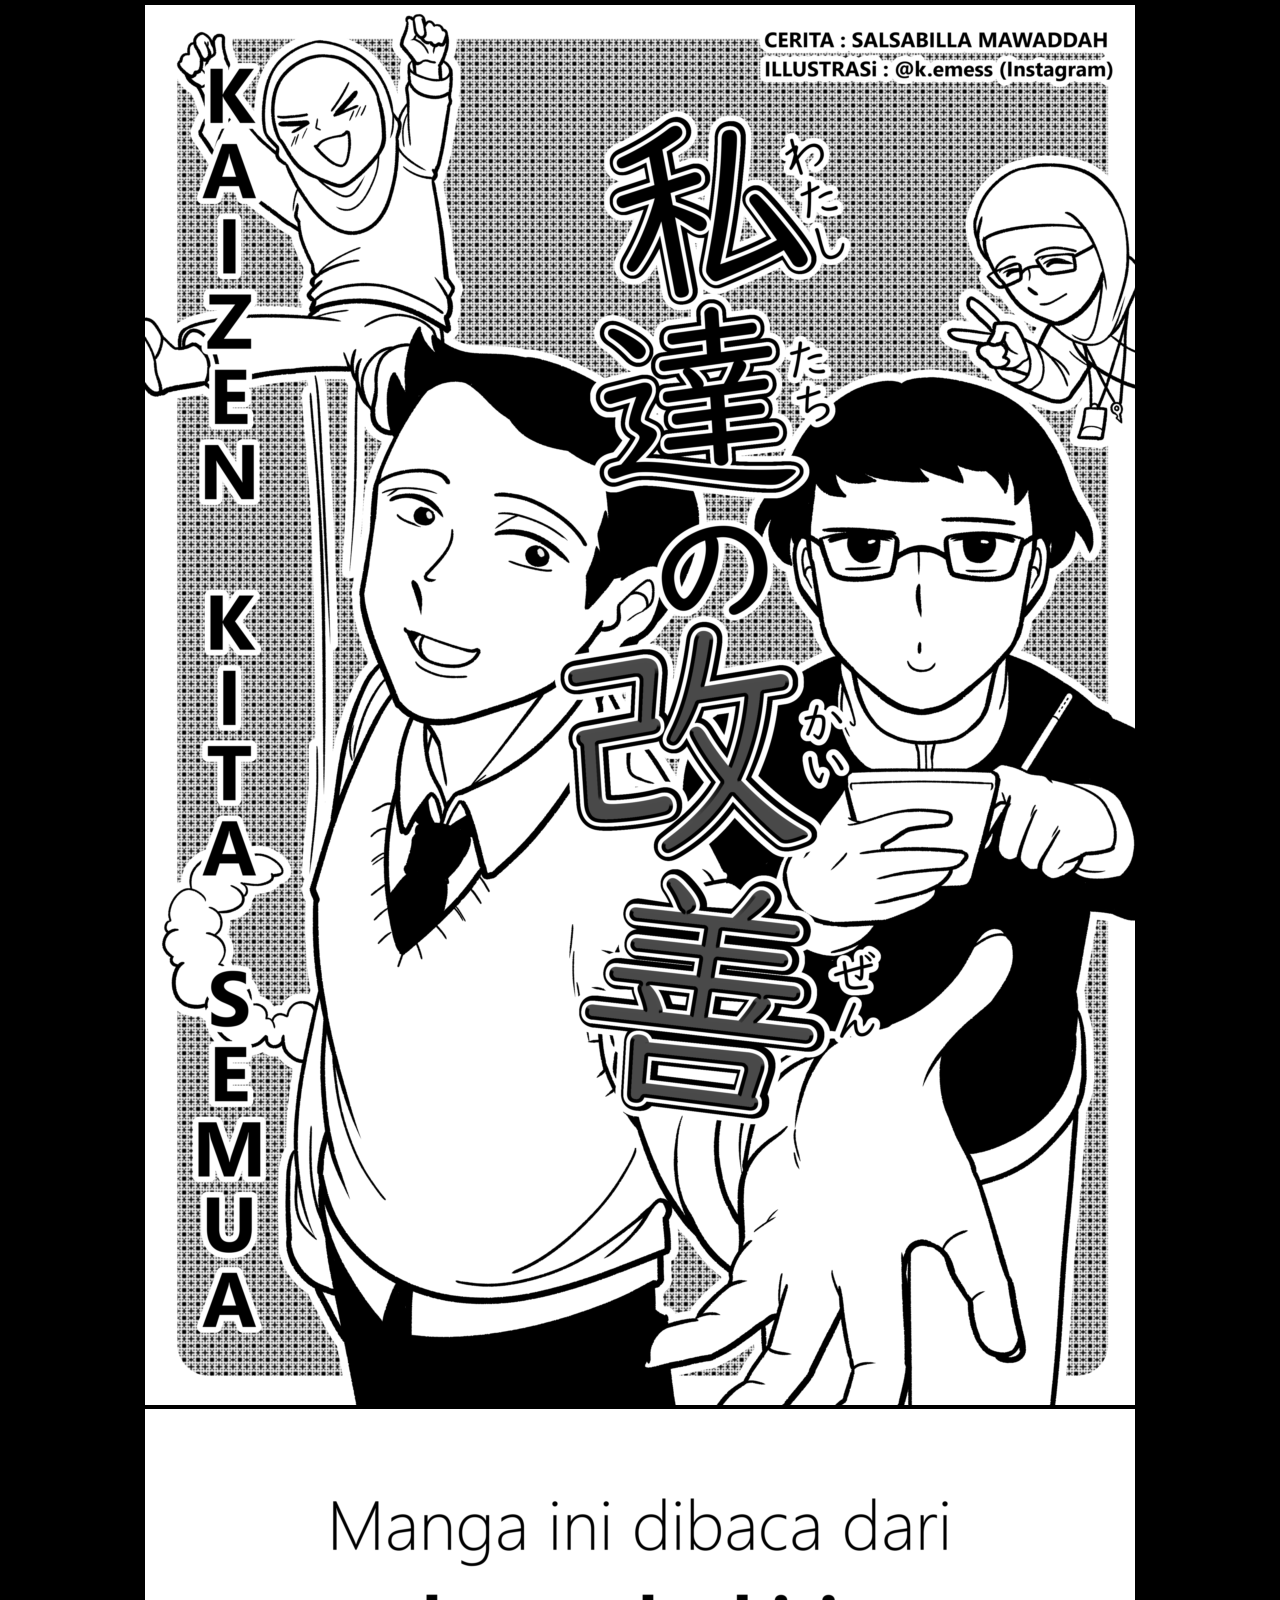
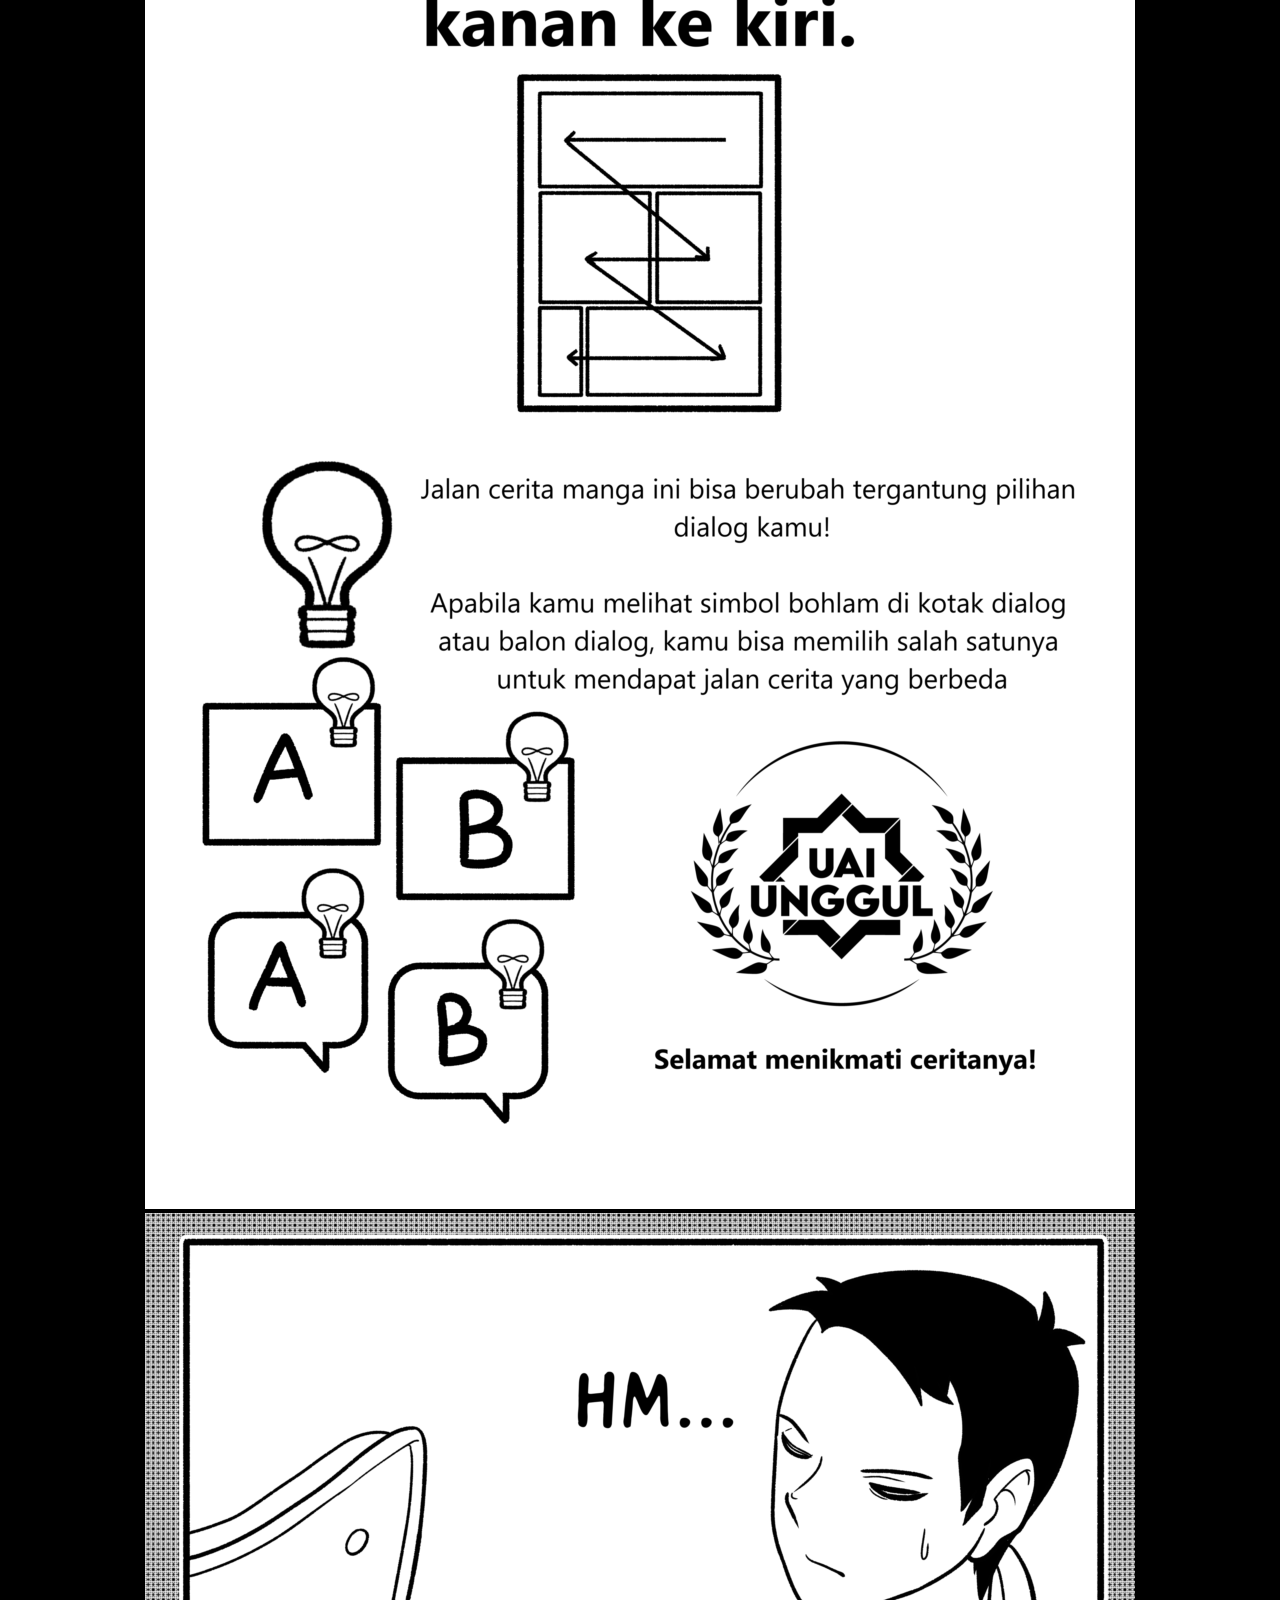
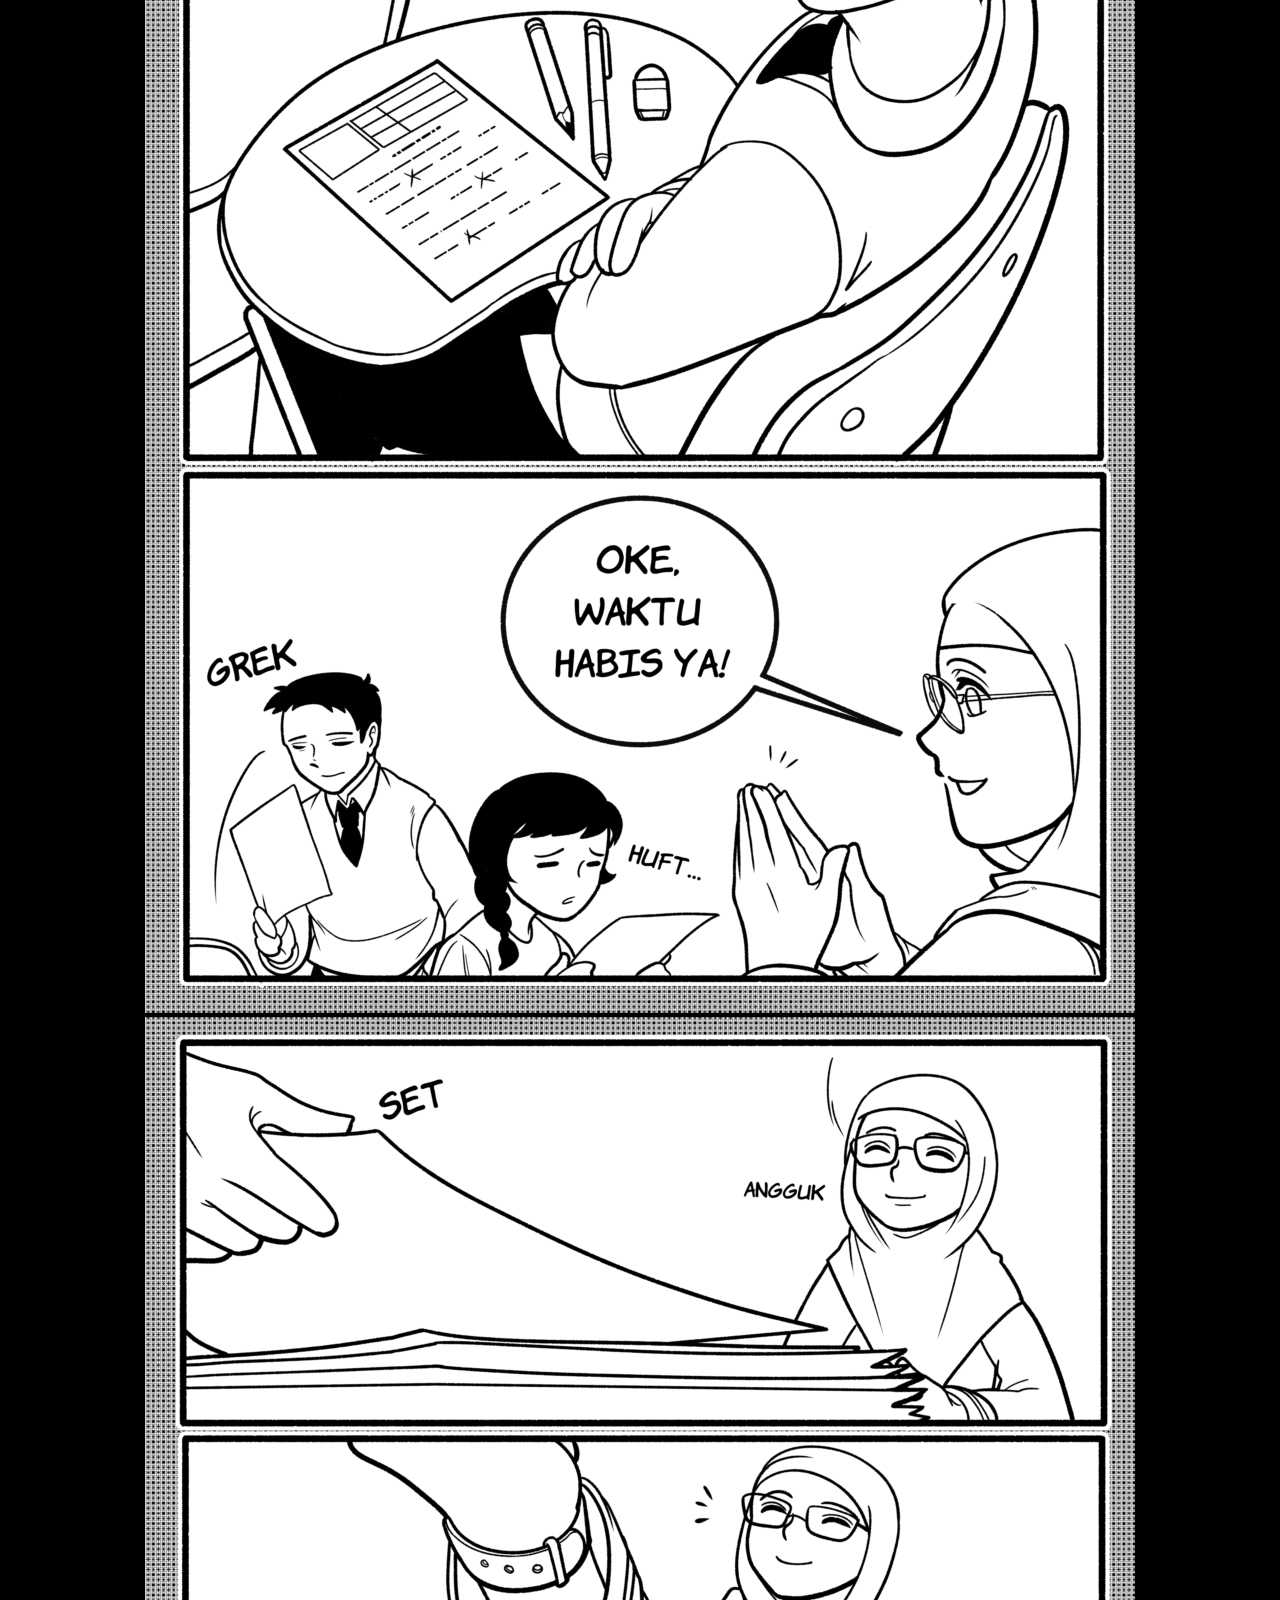
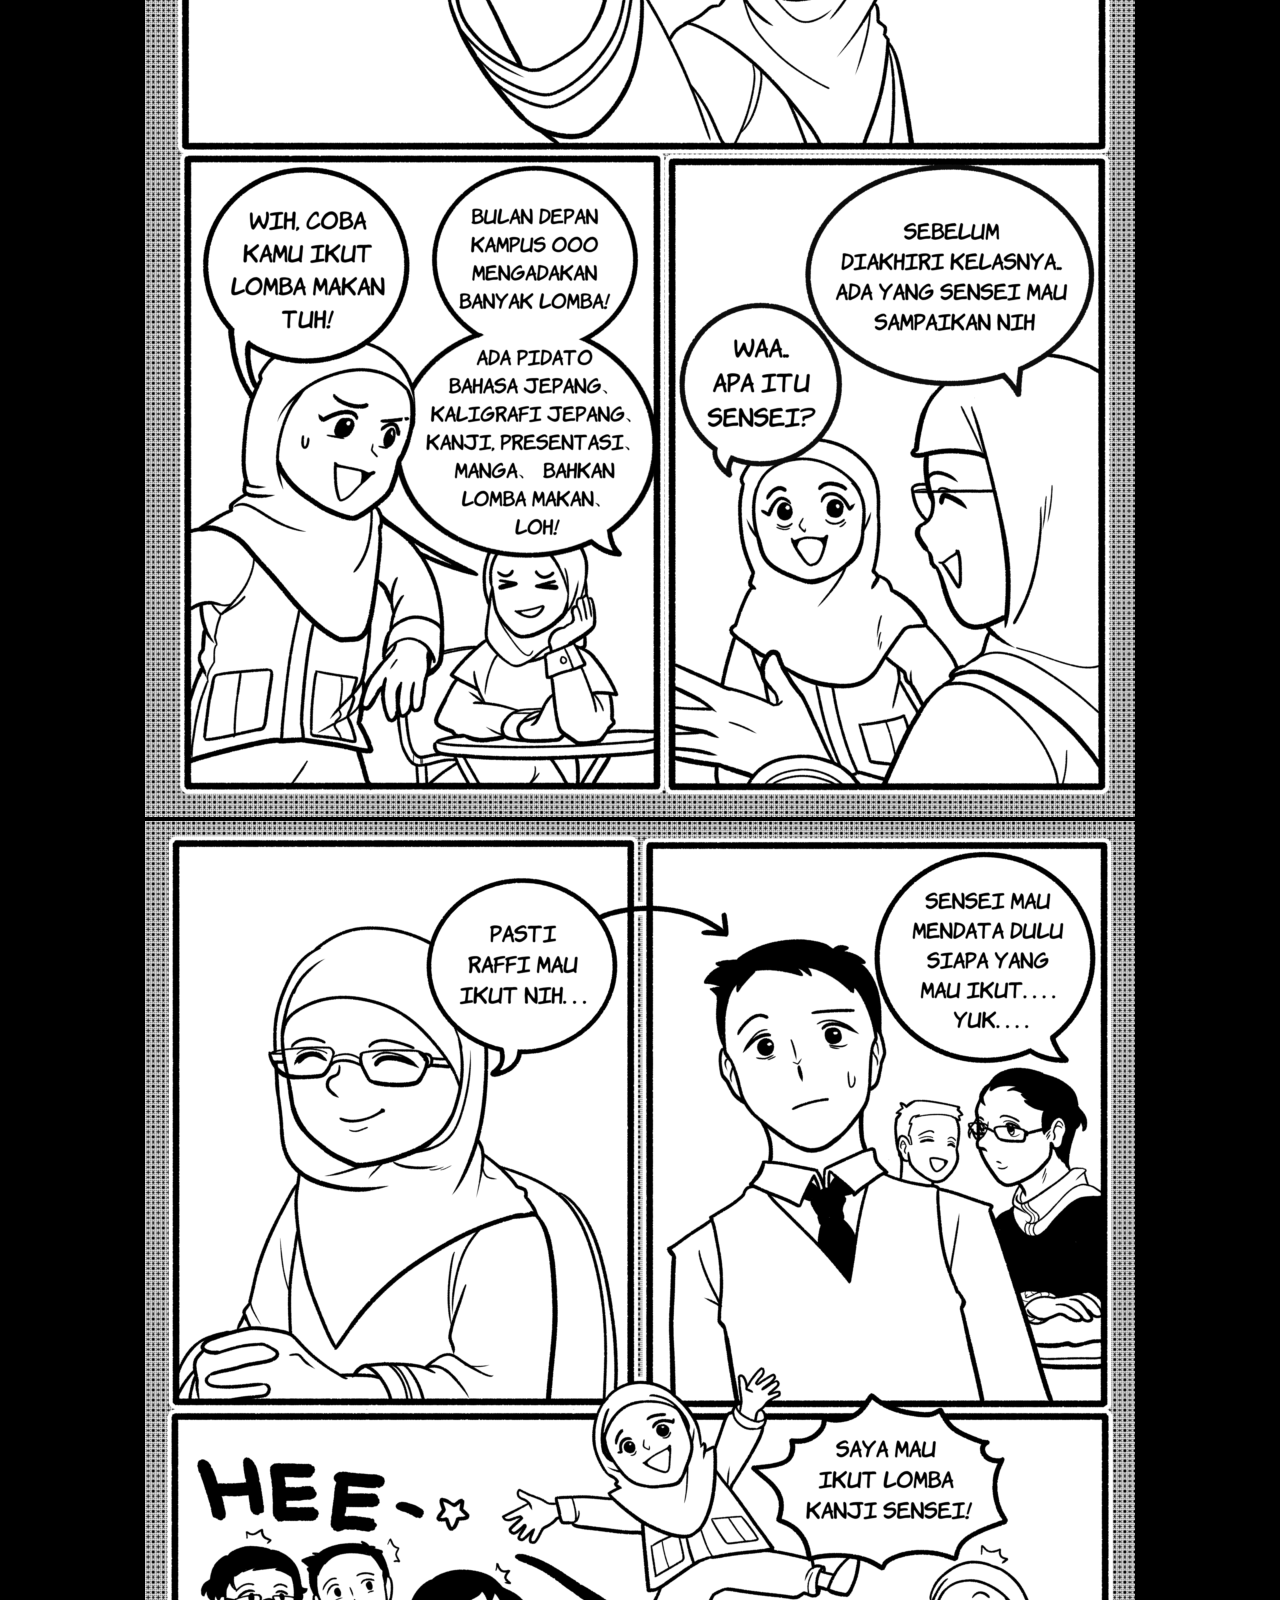
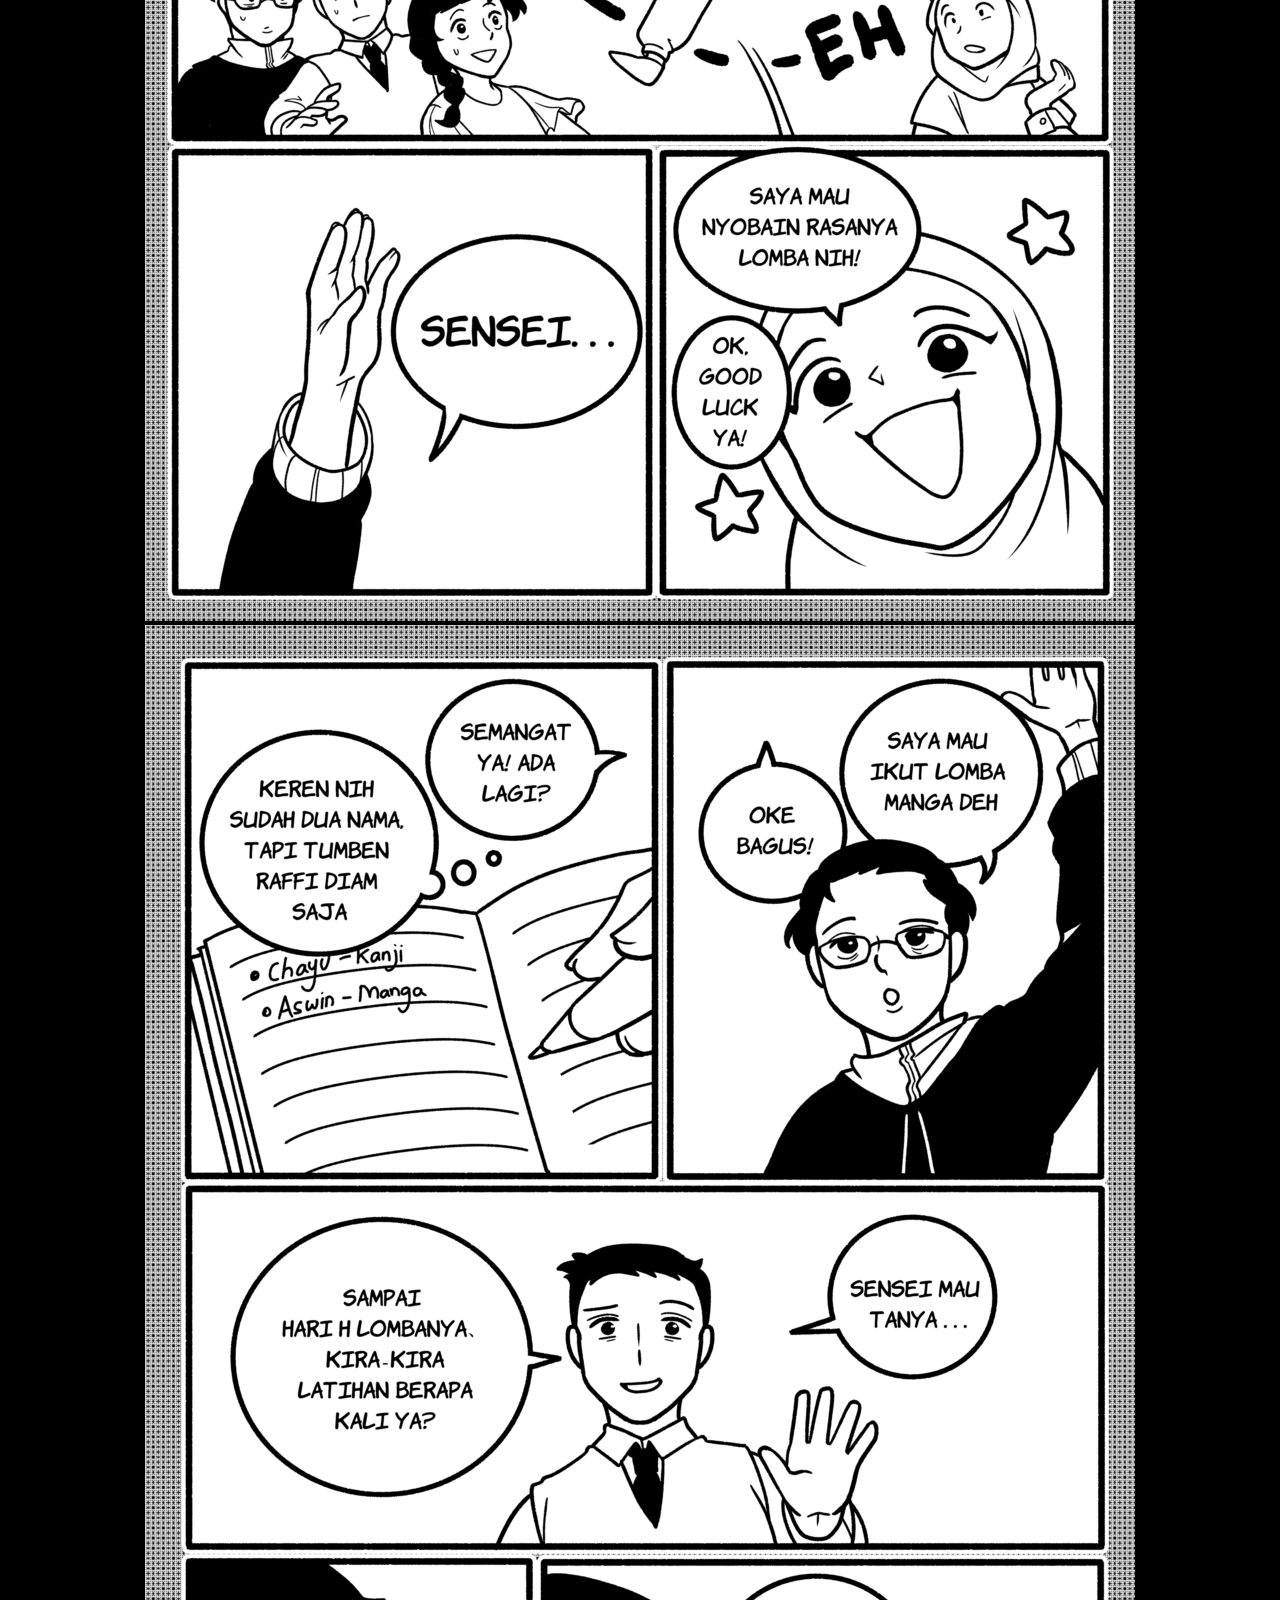
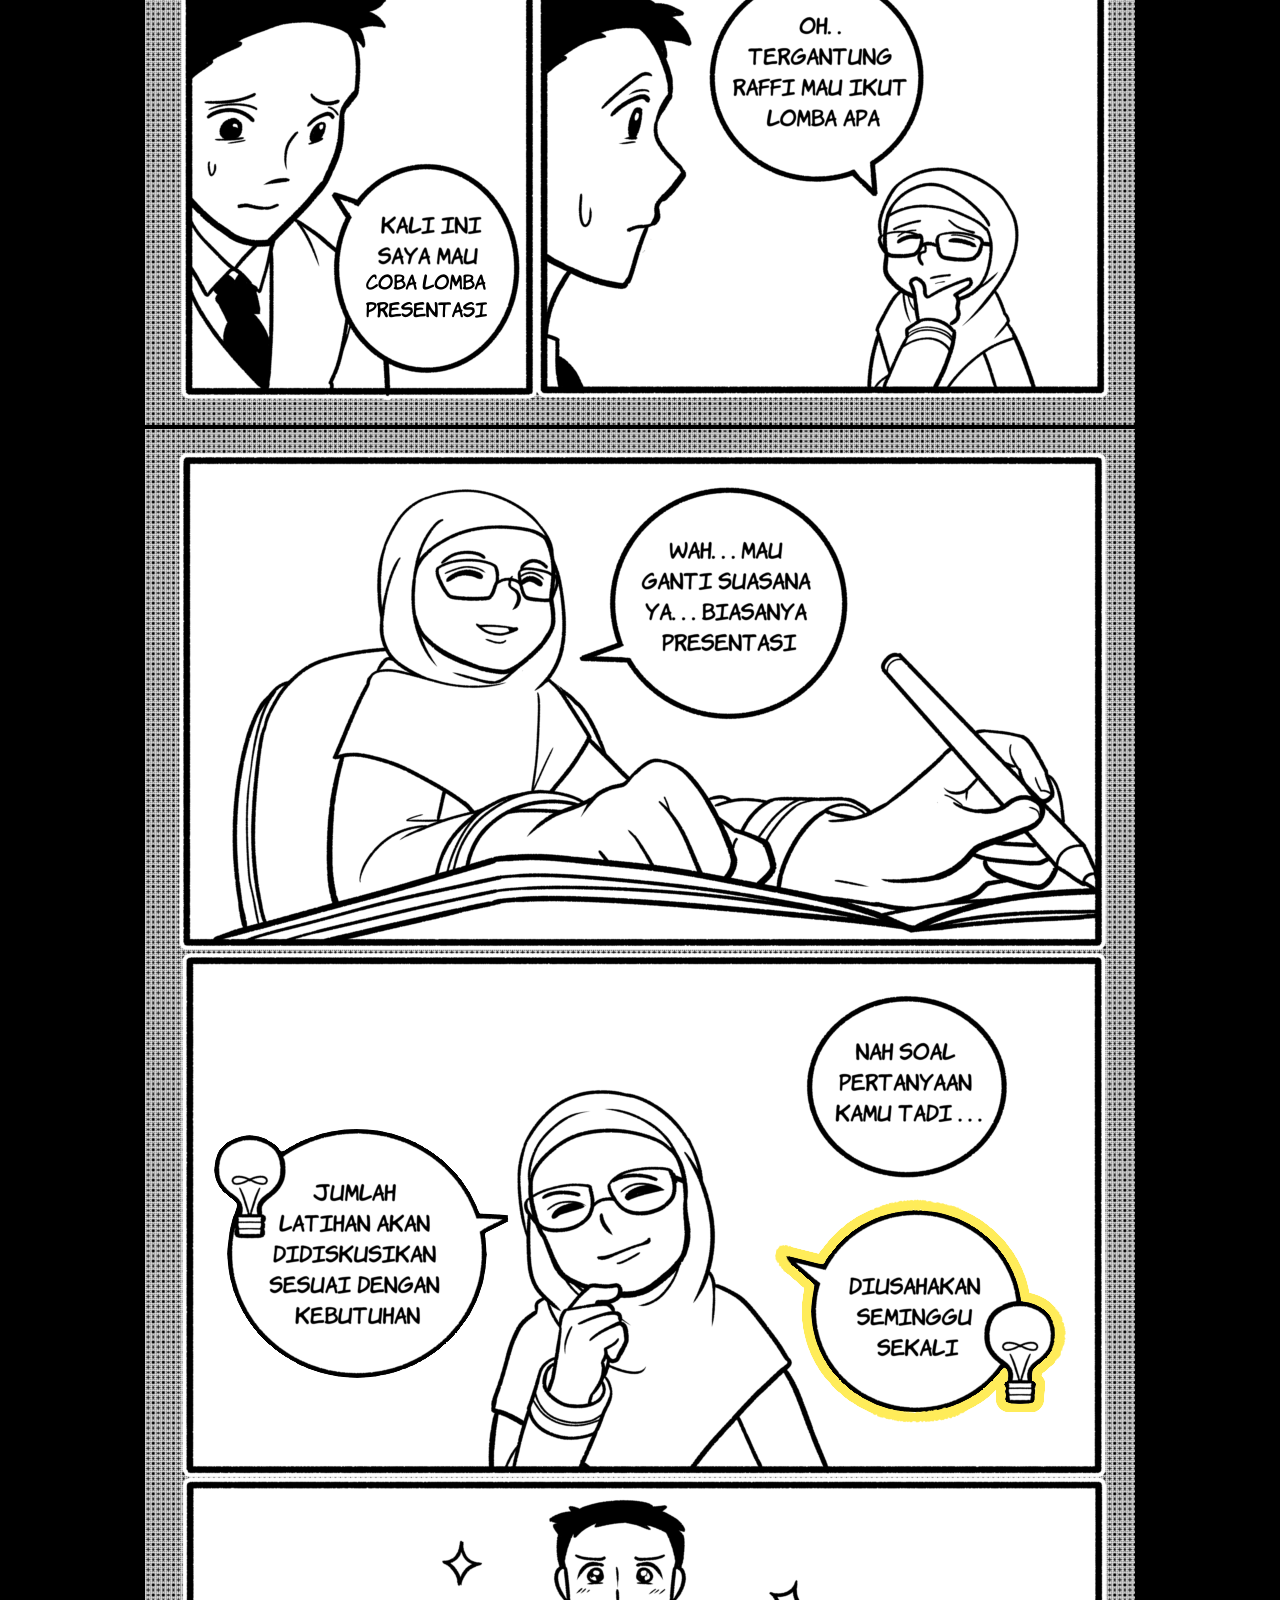
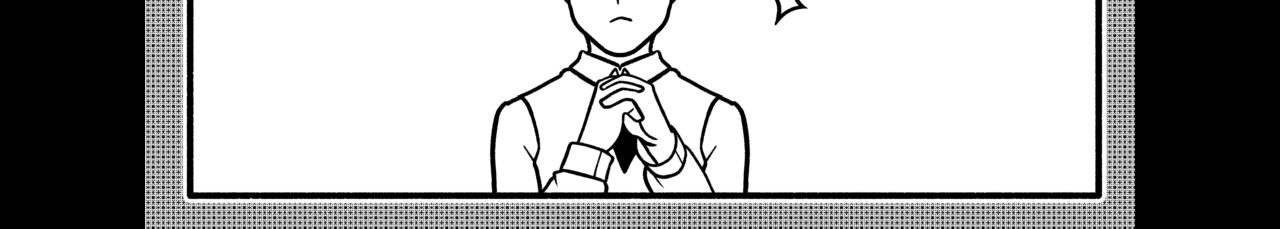
<file: index.html>
<!DOCTYPE html>
<html>
<head>
    <meta charset="UTF-8">
    <title>Watashitachi no Kaizen</title>
    <link rel="stylesheet" href="css/style.css">
</head>
<body>
    <div class="wrapper">
        <div div="cover">
            <img src="css/cover.png">
        </div>
        <div id="cover2">
            <img src="css/cover2.png">
        </div>
        <div id="halaman1">
            <img src="css/1.png">
        </div>
        <div id="halaman2">
            <img src="css/2.png">
        </div>
        <div id="halaman3">
            <img src="css/3.png">
        </div>
        <div id="halaman4">
            <img src="css/4.png">
        </div>
        <div id="halaman5">
            <img src="css/5.png">
            <div id="halaman5a">
                <a href="index2.html">
                    <img src="css/5a.png">
                </a>
            </div>
            <div id="halaman5b">
                <a href="indexfail.html">
                    <img src="css/5b.png">
                </a>
            </div>
        </div>
    </div>
</body>
</html>
</file>
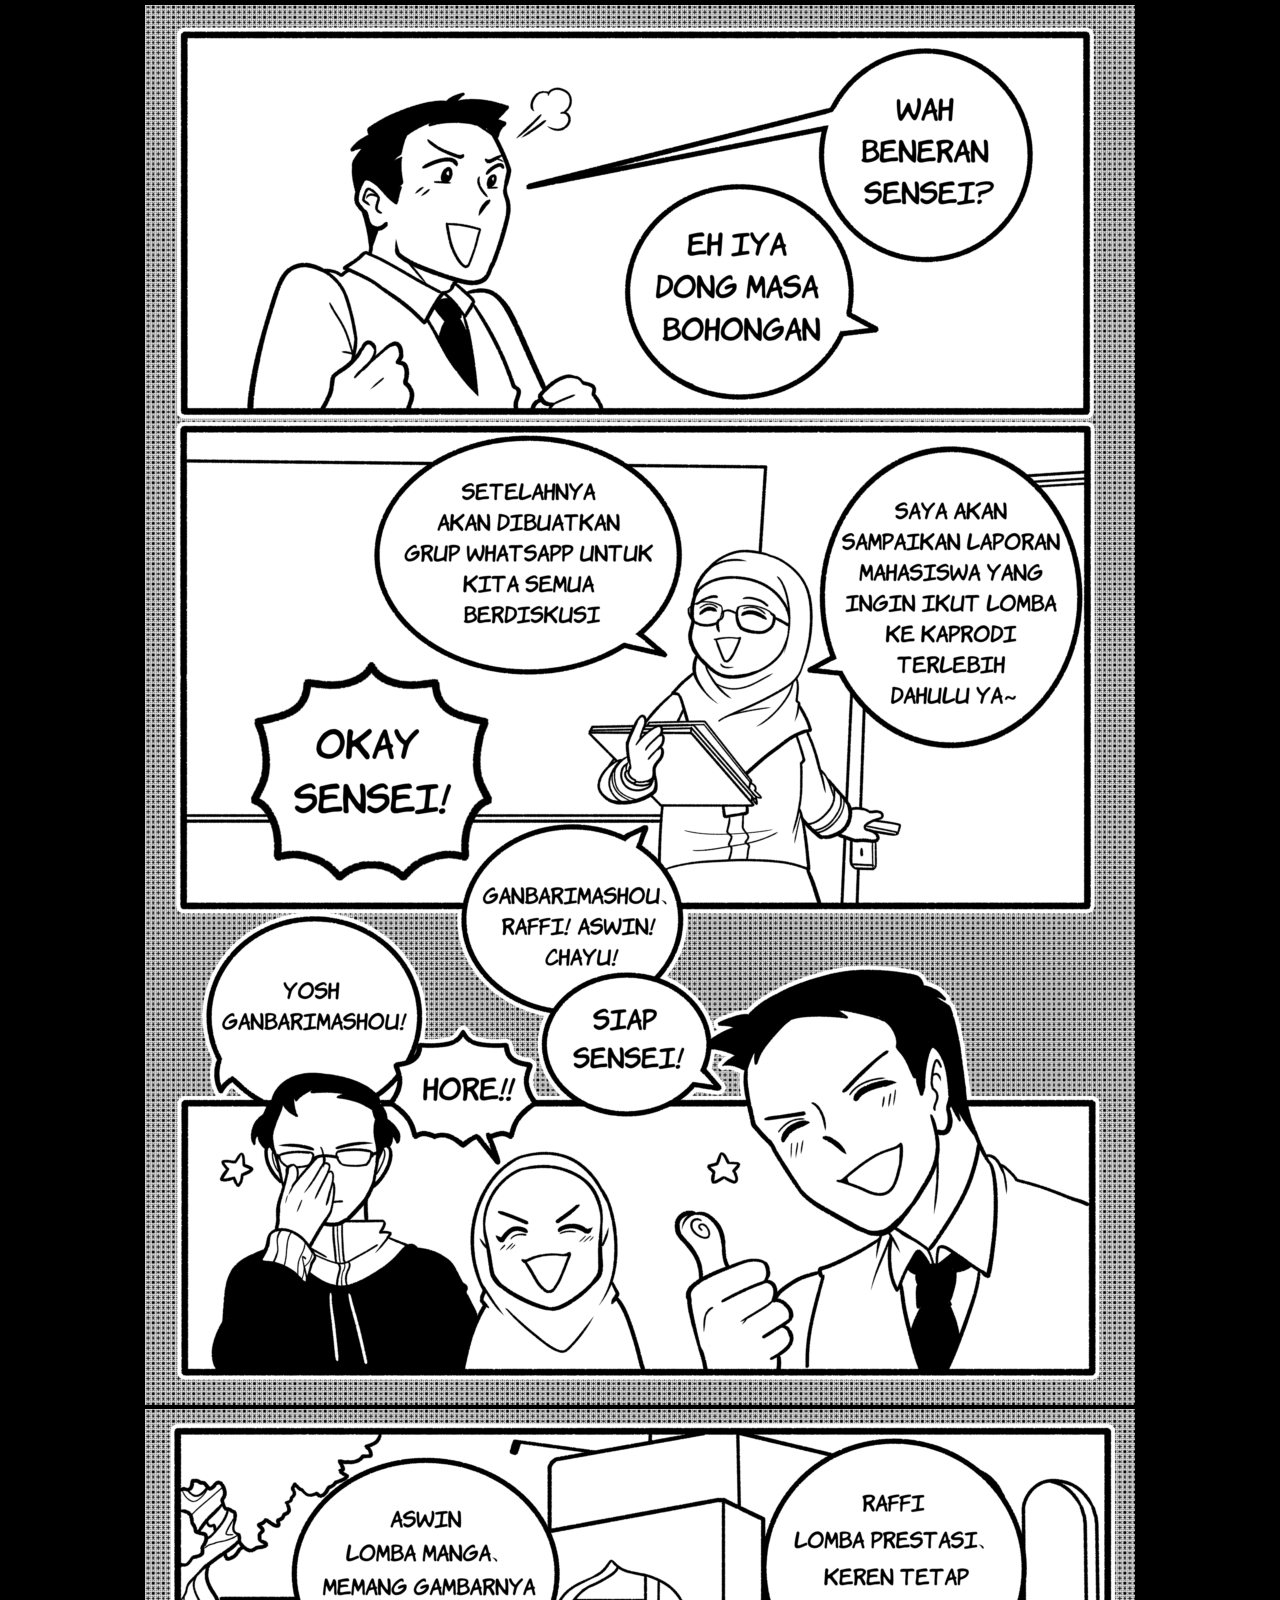
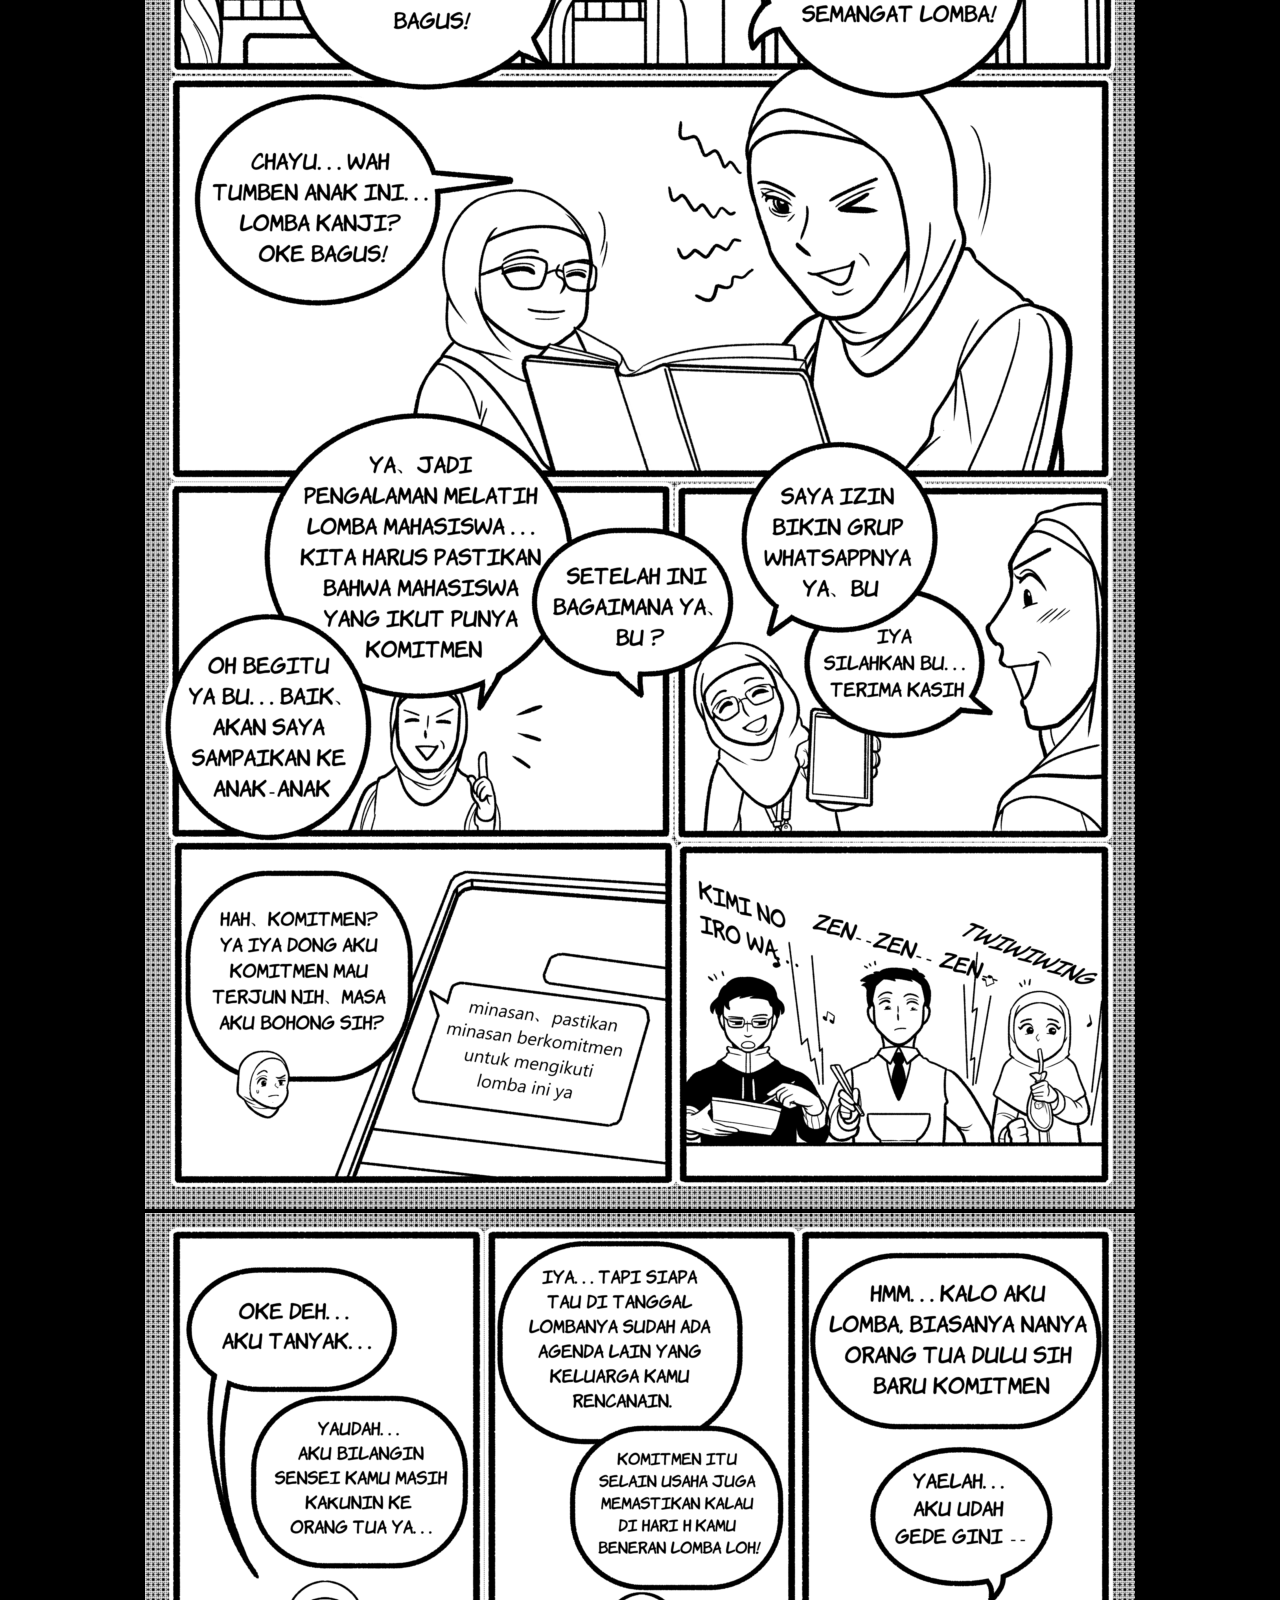
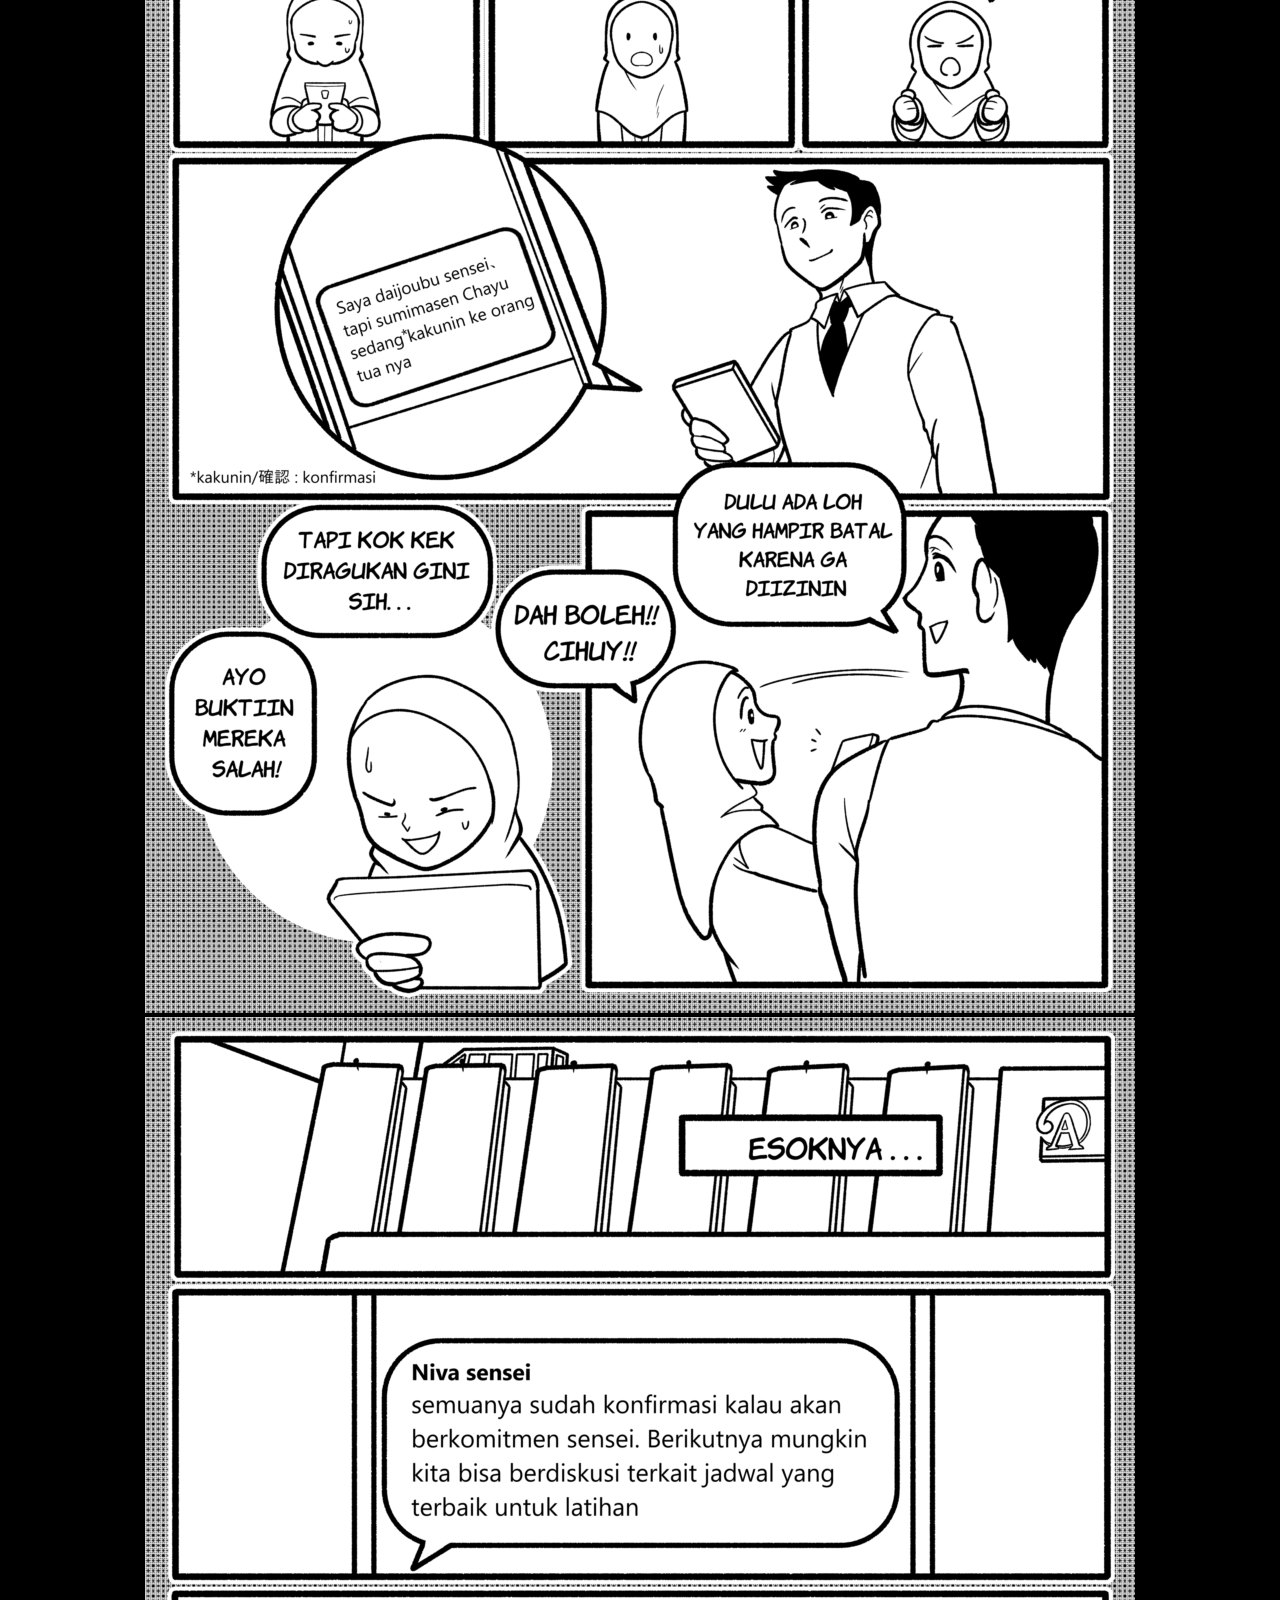
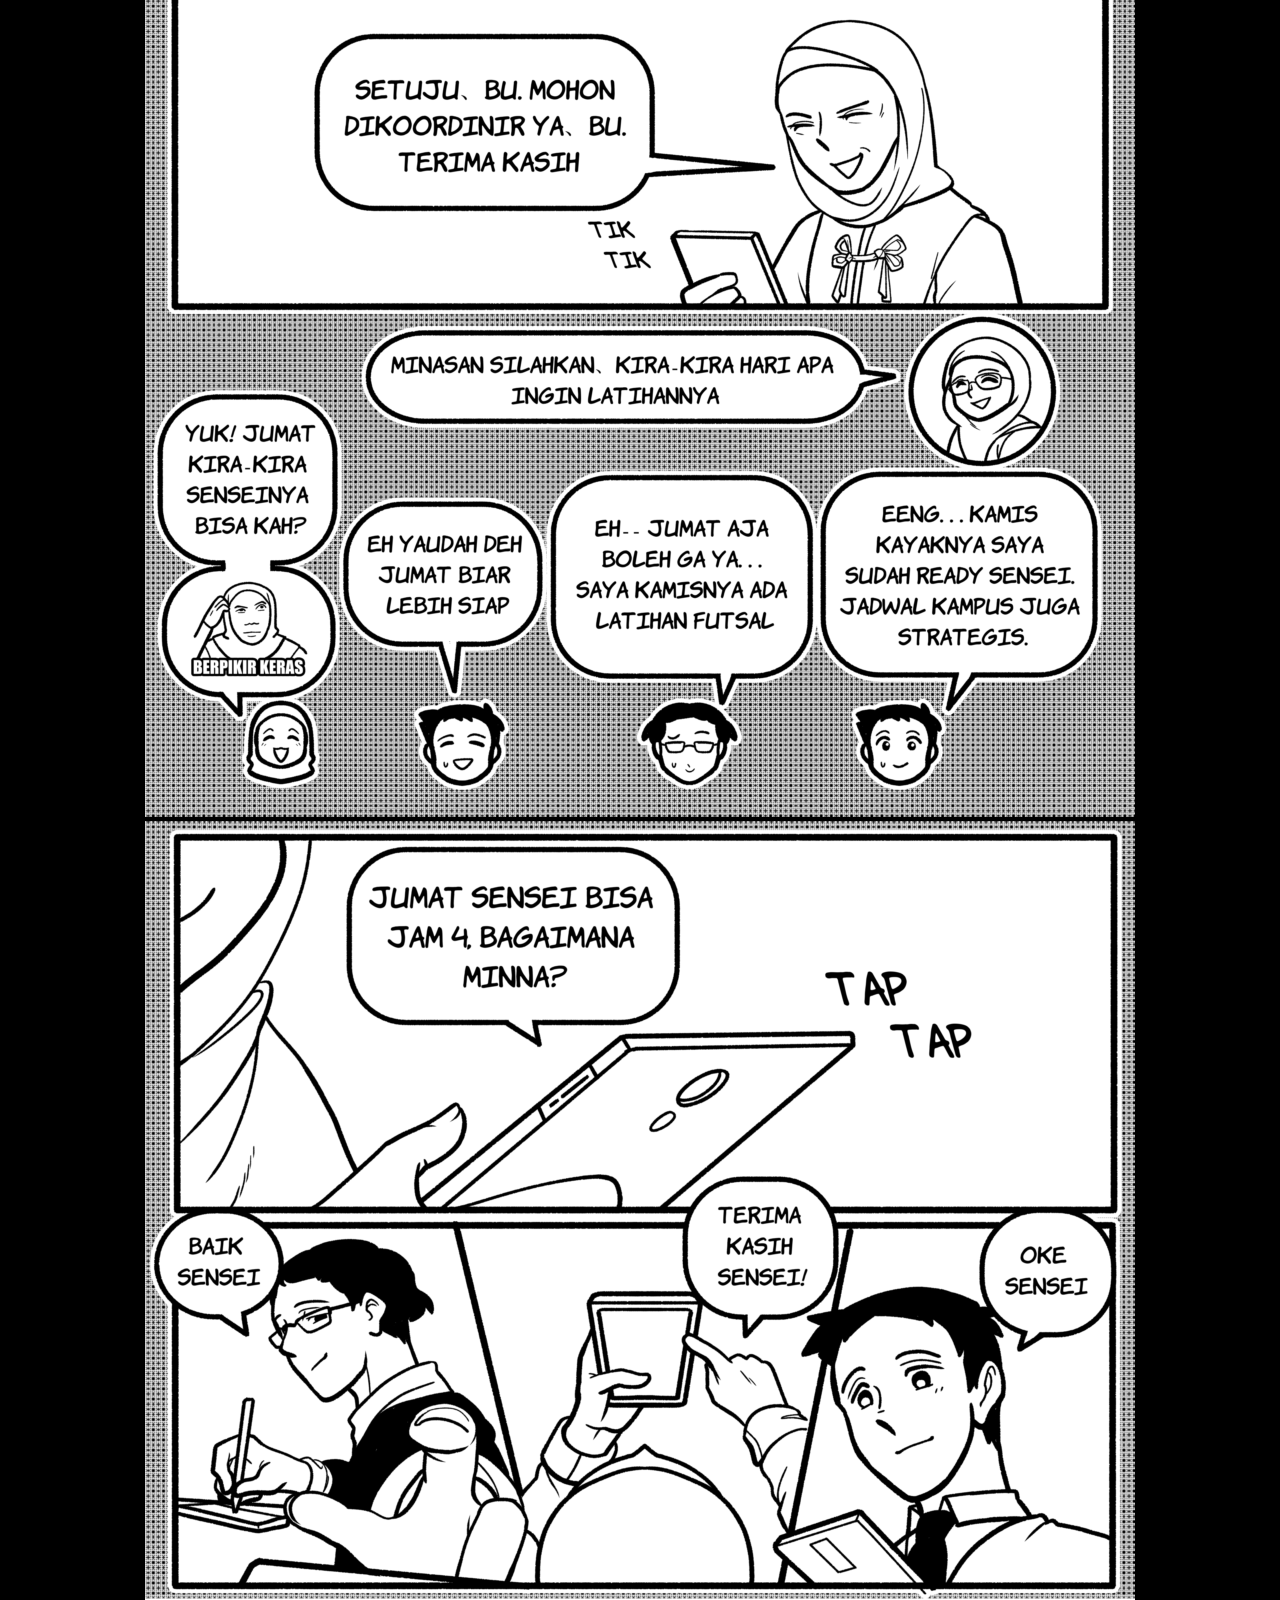
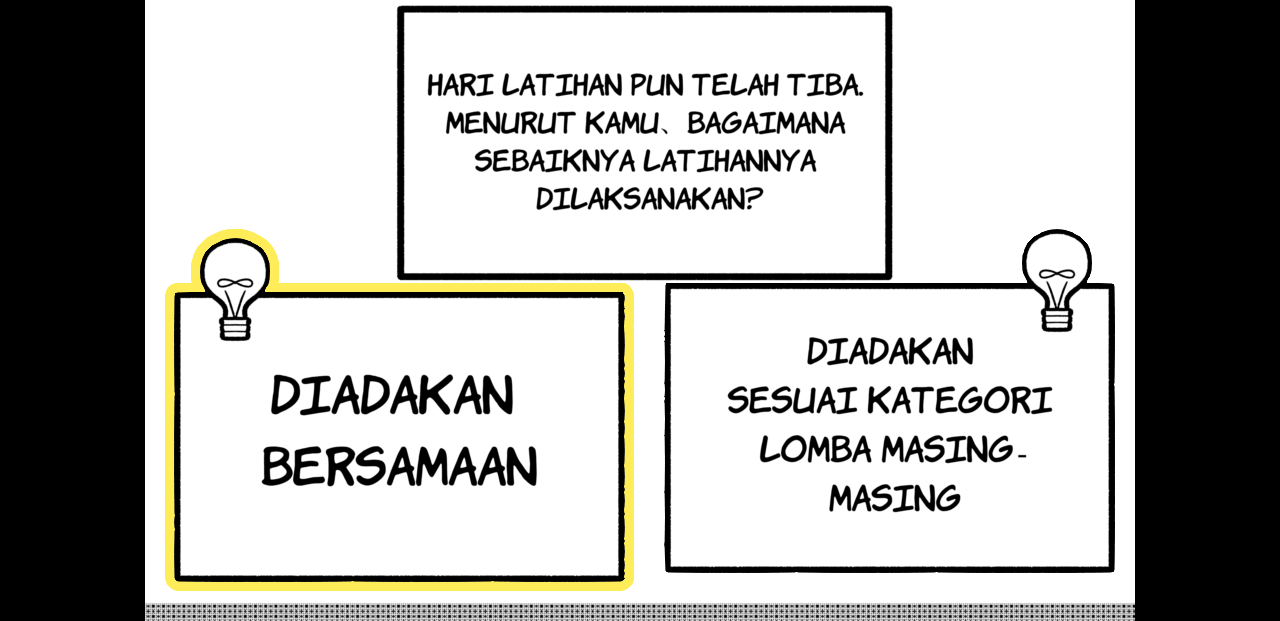
<file: index2.html>
<!DOCTYPE html>
<html>
<head>
    <meta charset="UTF-8">
    <title>Watashitachi no Kaizen</title>
    <link rel="stylesheet" href="css/style.css">
</head>
<body>
    <div class="wrapper2">
        <div id="halaman8">
            <img src="css/8.png">
        </div>
        <div id="halaman9">
            <img src="css/9.png">
        </div>
        <div id="halaman10">
            <img src="css/10.png">
        </div>
        <div id="halaman11">
            <img src="css/11.png">
        </div>
        <div id="halaman12">
            <img src="css/12.png">
            <div id="halaman12a">
                <a href="index3.html">
                    <img src="css/12a.png">
                </a>
            </div>
            <div id="halaman12b">
                <a href="indexfail2.html">
                    <img src="css/12b.png">
                </a>
            </div>
        </div>
    </div>
</body>
</html>
</file>
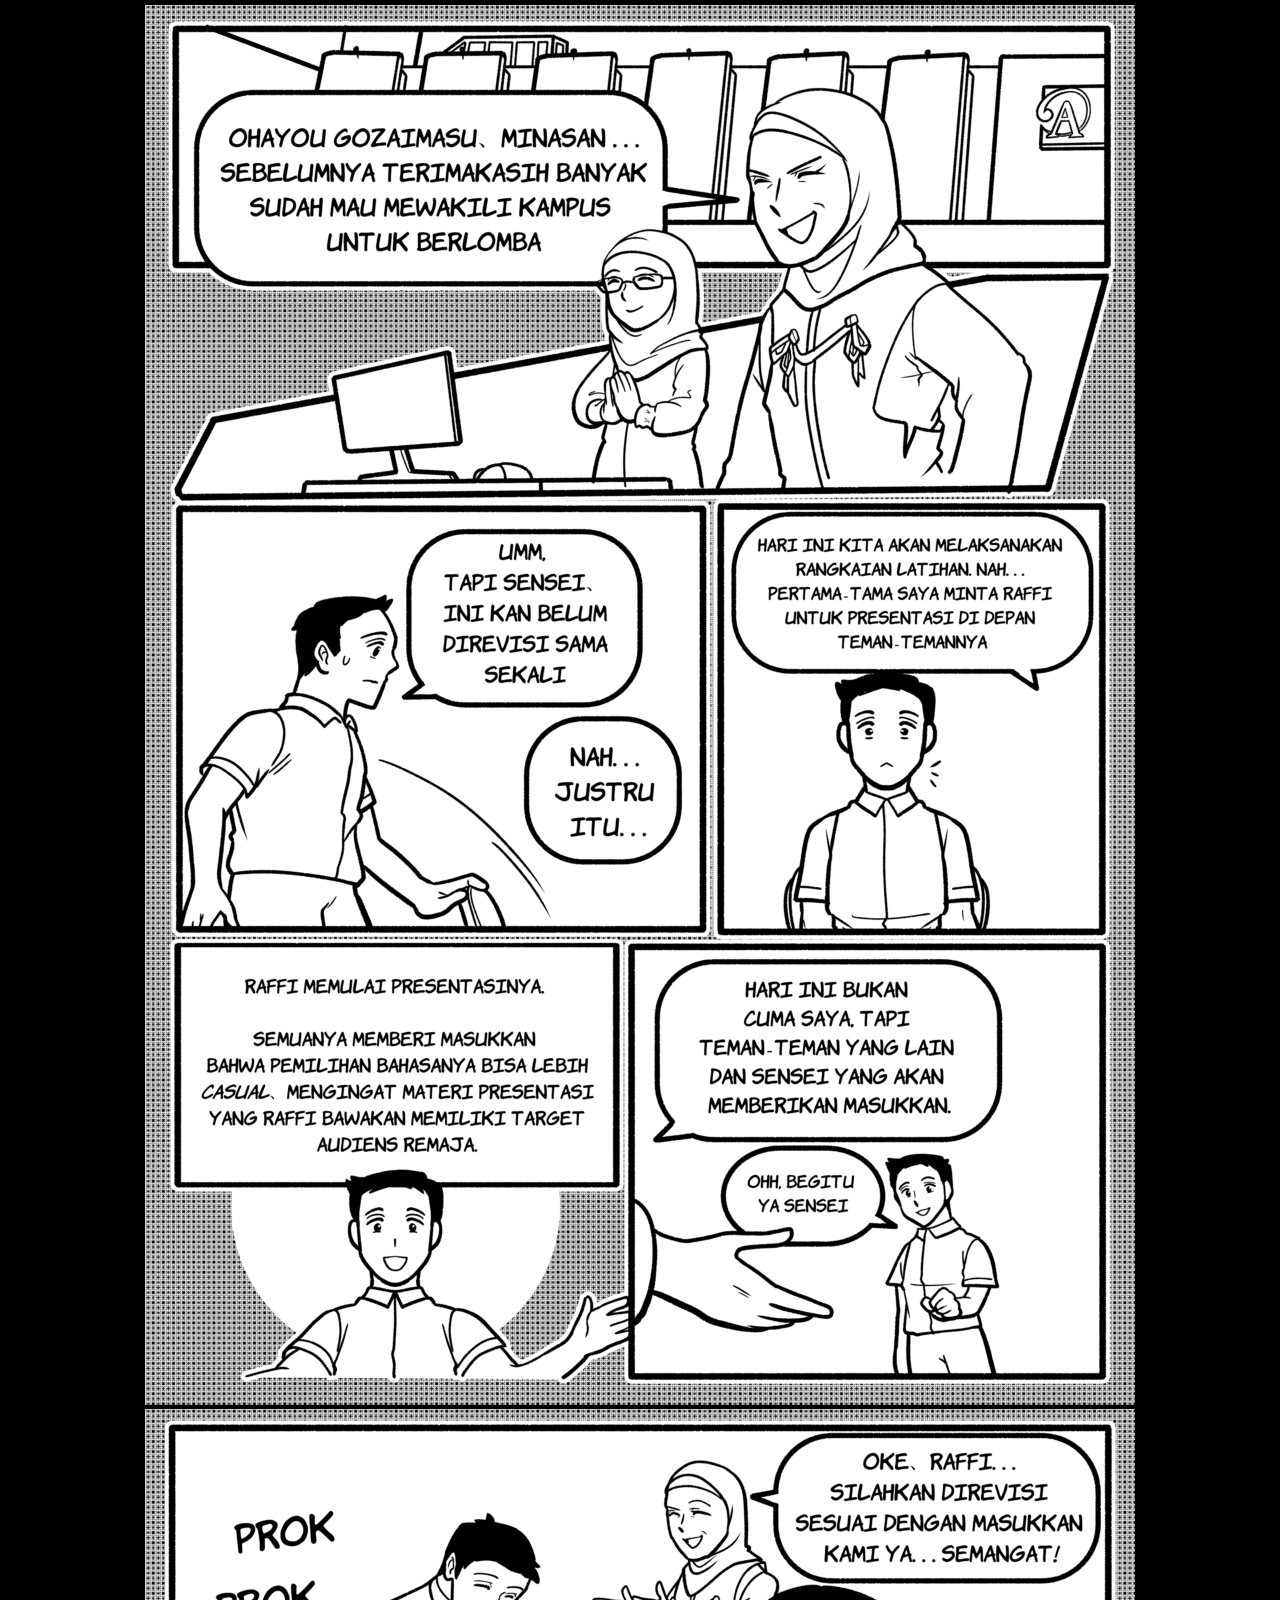
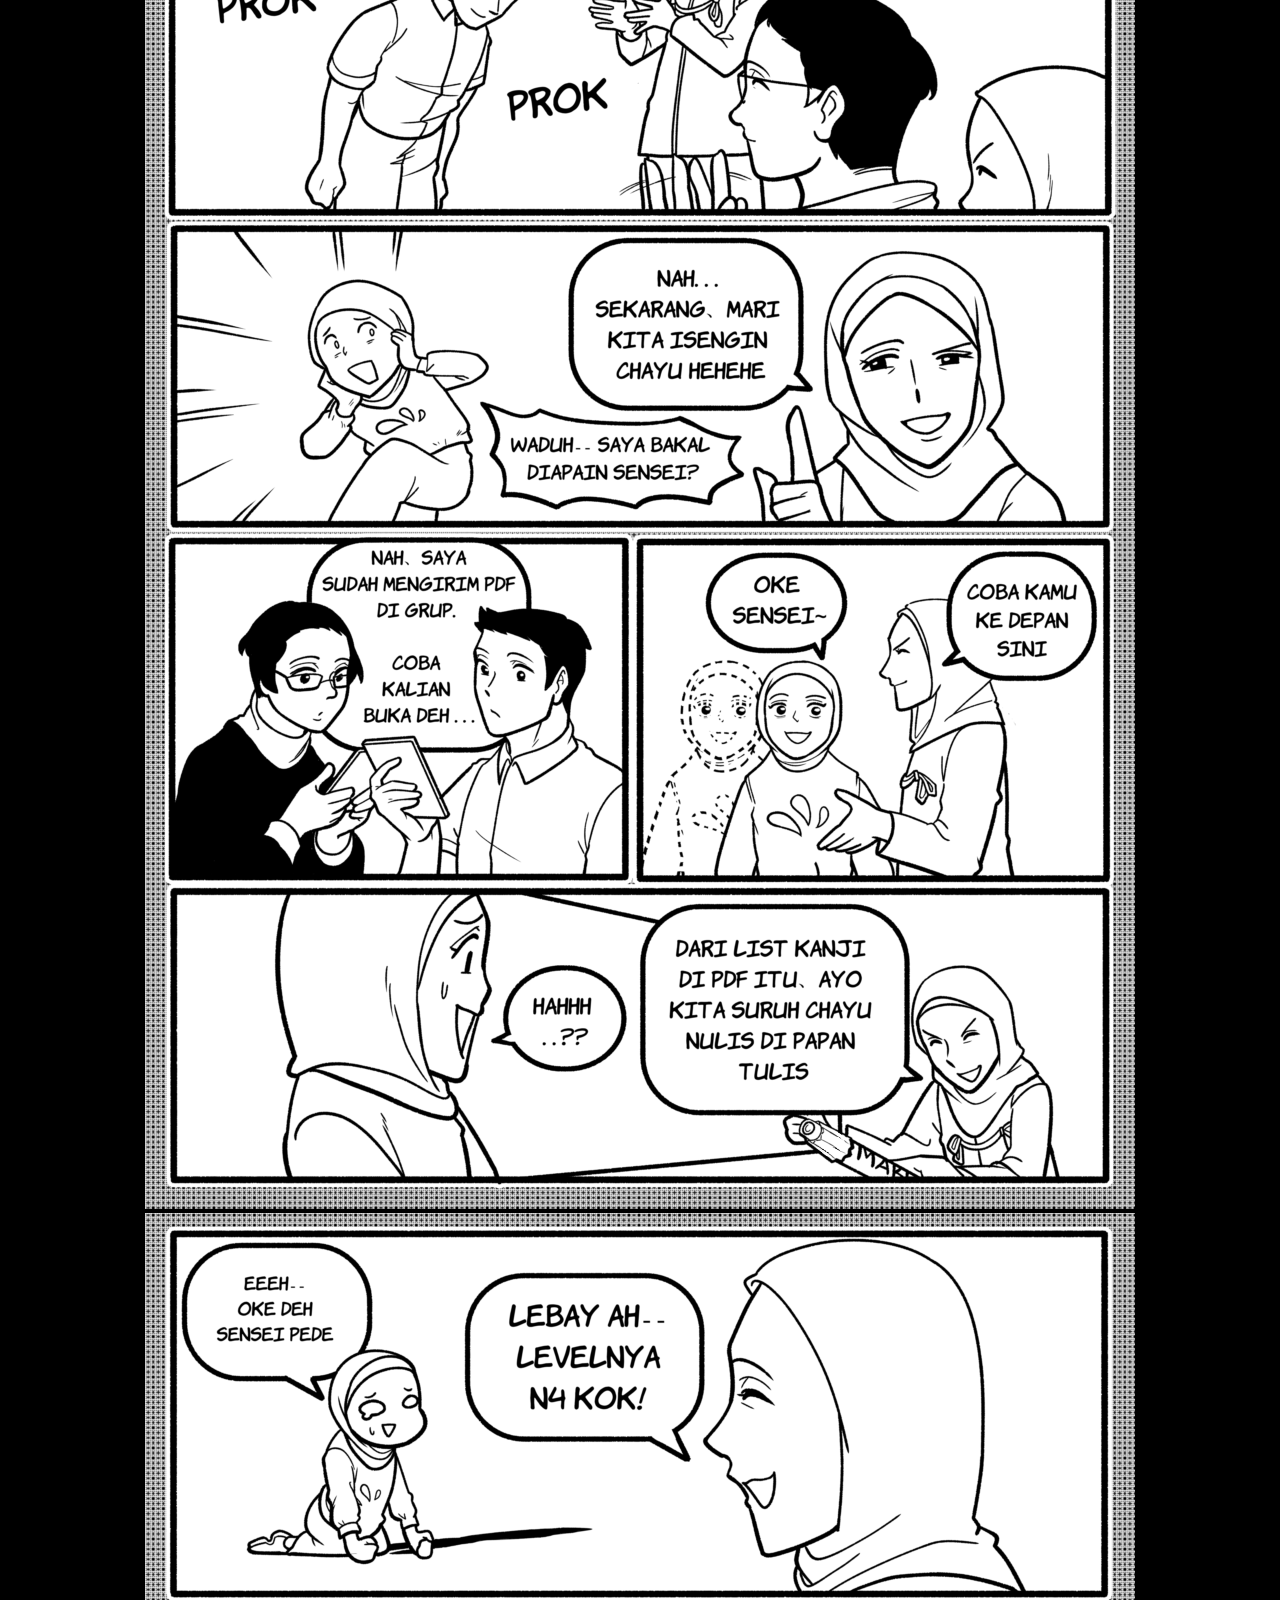
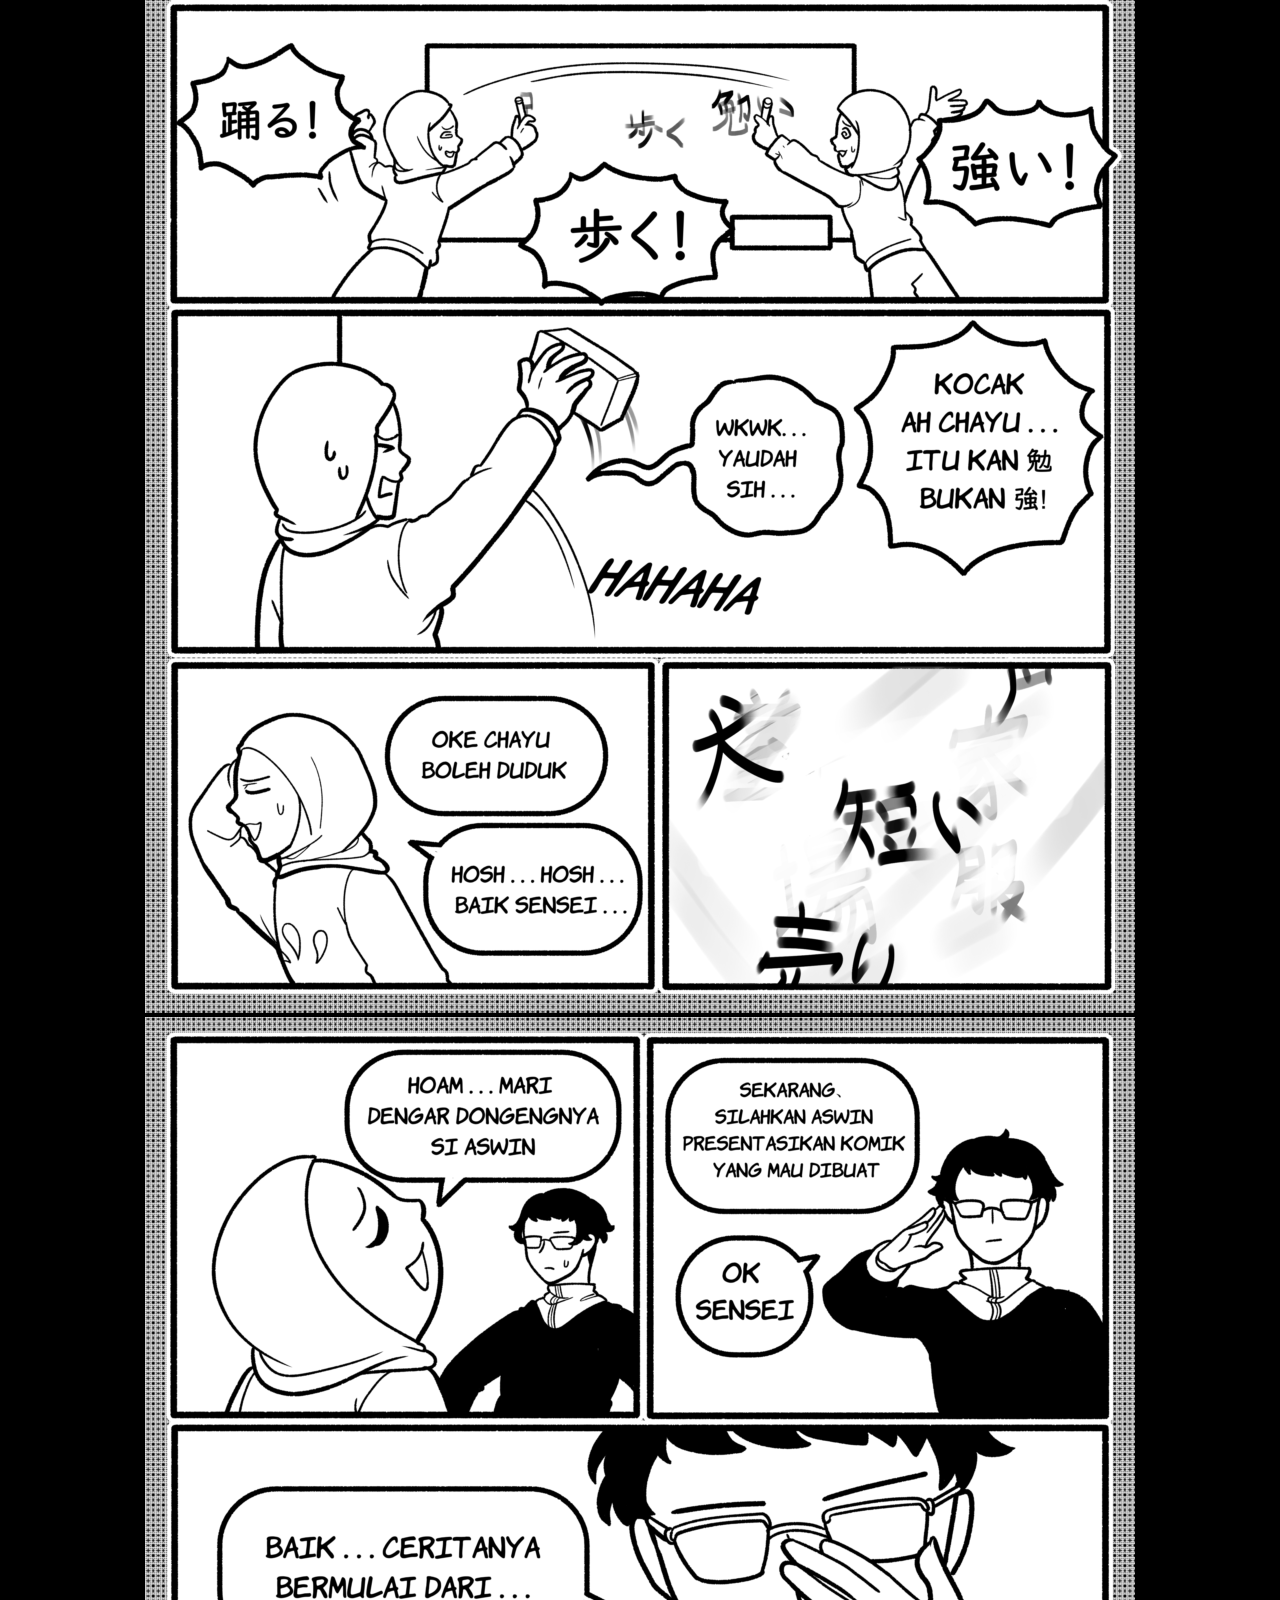
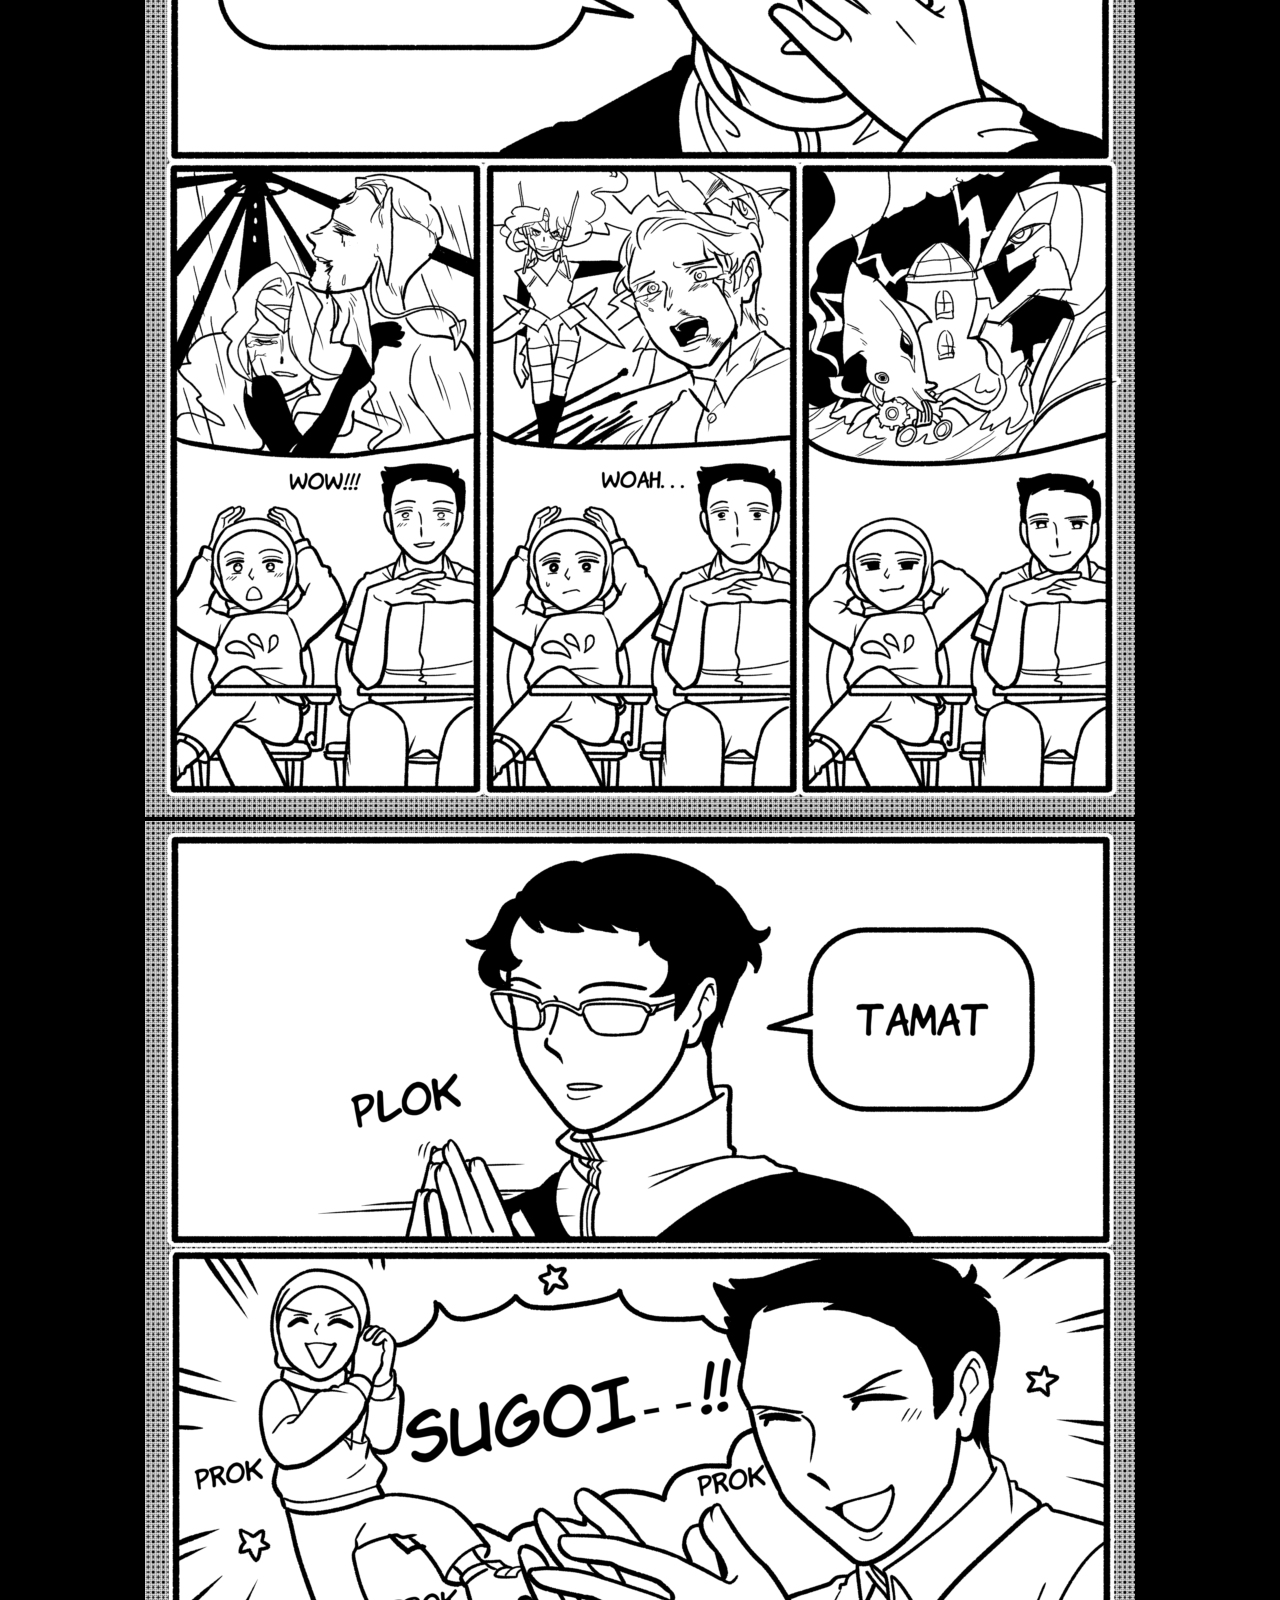
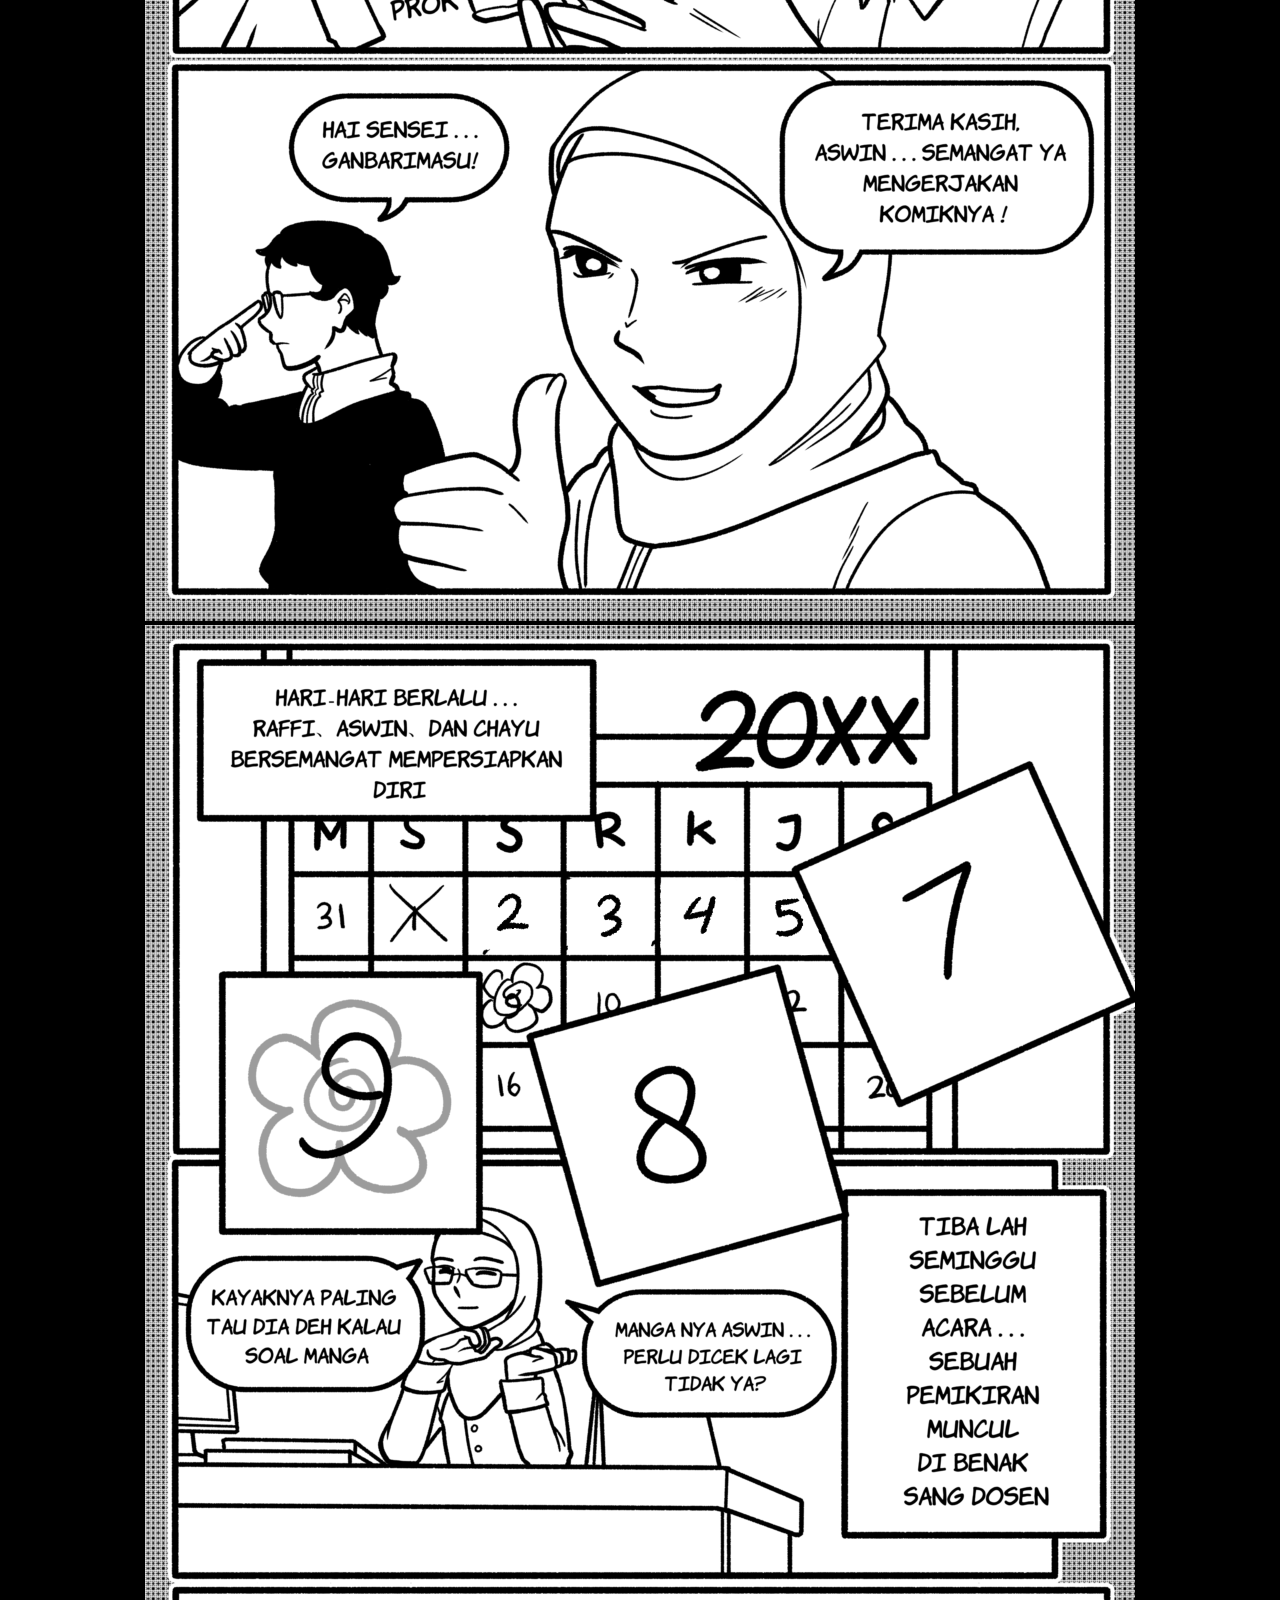
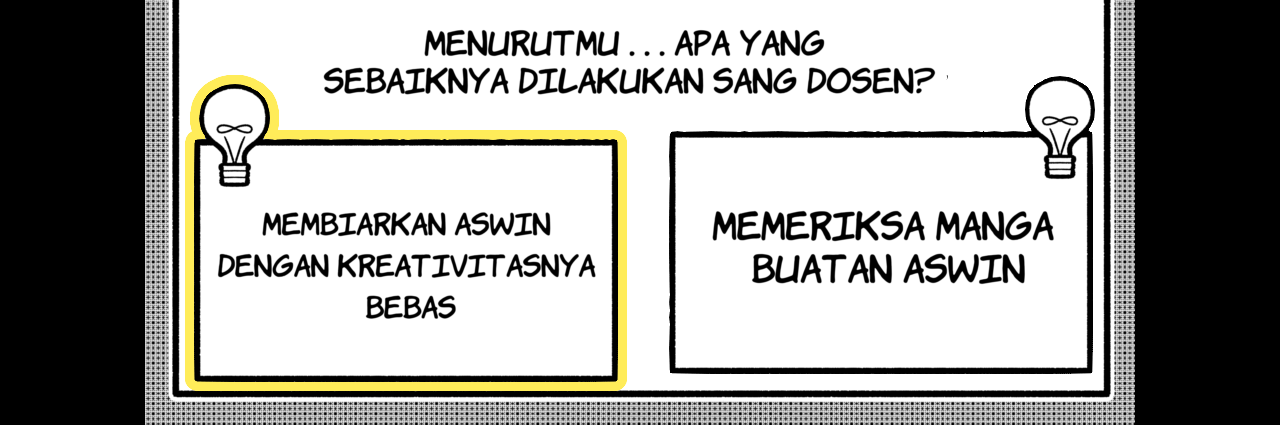
<file: index3.html>
<!DOCTYPE html>
<html>
<head>
    <meta charset="UTF-8">
    <title>Watashitachi no Kaizen</title>
    <link rel="stylesheet" href="css/style.css">
</head>
<body>
    <div class="wrapper4">
        <div id="halaman15">
            <img src="css/15.png">
        </div>
        <div id="halaman16">
            <img src="css/16.png">
        </div>
        <div id="halaman17">
            <img src="css/17.png">
        </div>
        <div id="halaman18">
            <img src="css/18.png">
        </div>
        <div id="halaman19">
            <img src="css/19.png">
        </div>
        <div id="halaman20">
            <img src="css/20.png">
            <div id="halaman20a">
                <a href="index4.html">
                    <img src="css/20a.png">
                </a>
            </div>
            <div id="halaman20b">
                <a href="indexfail3.html">
                    <img src="css/20b.png">
                </a>
            </div>
        </div>
    </div>
</body>
</html>
</file>
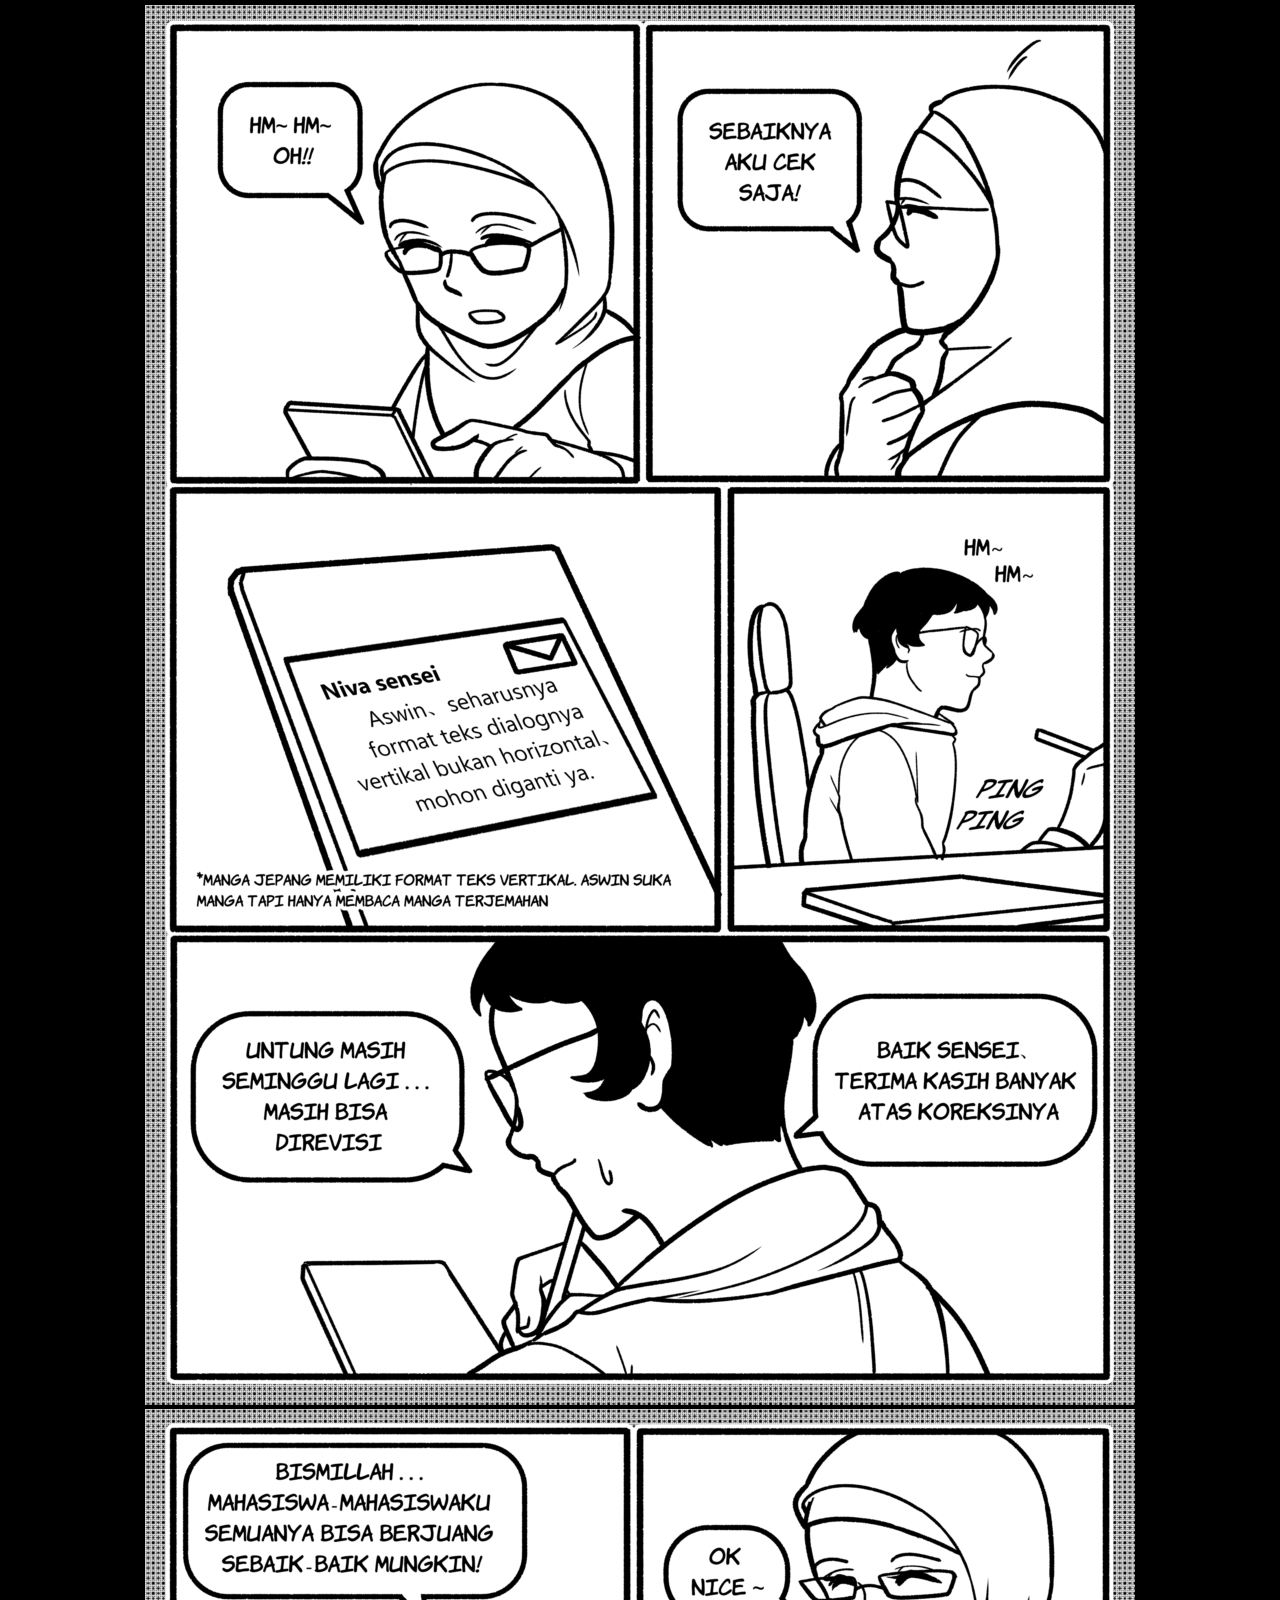
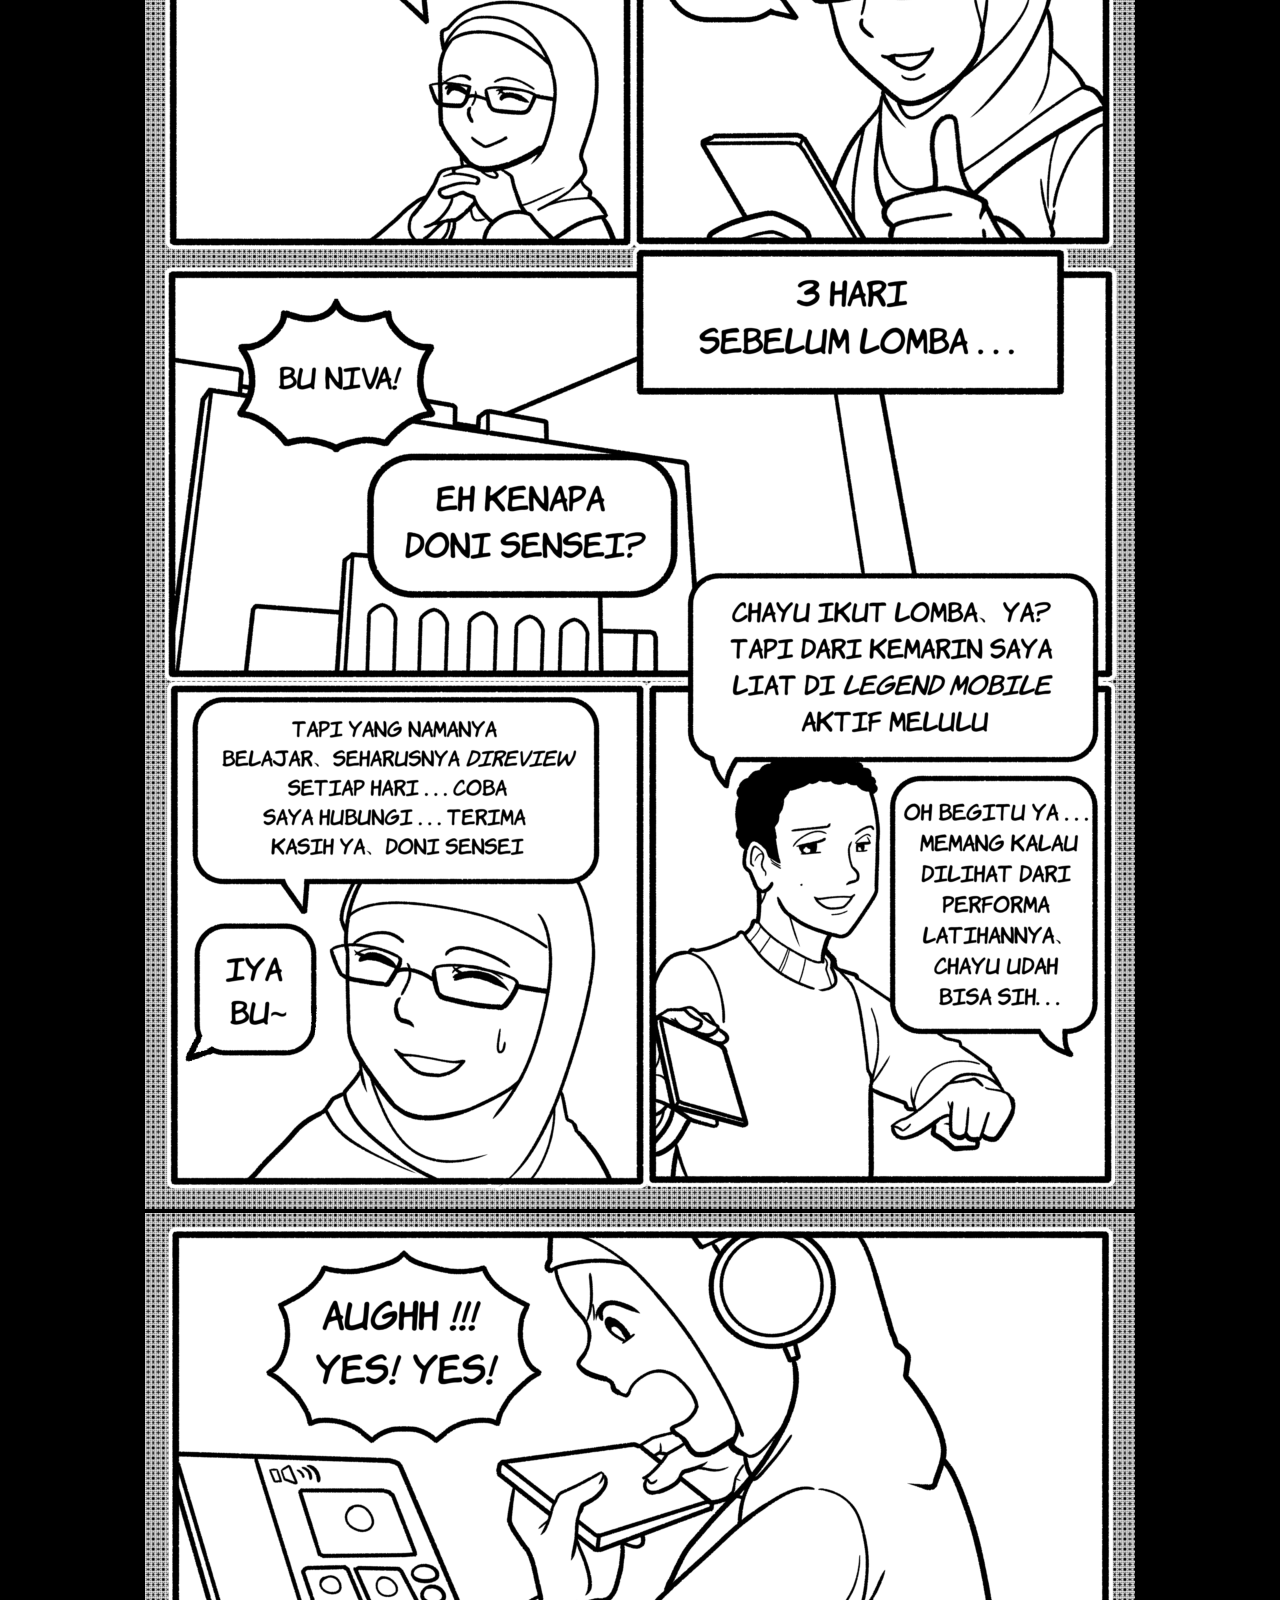
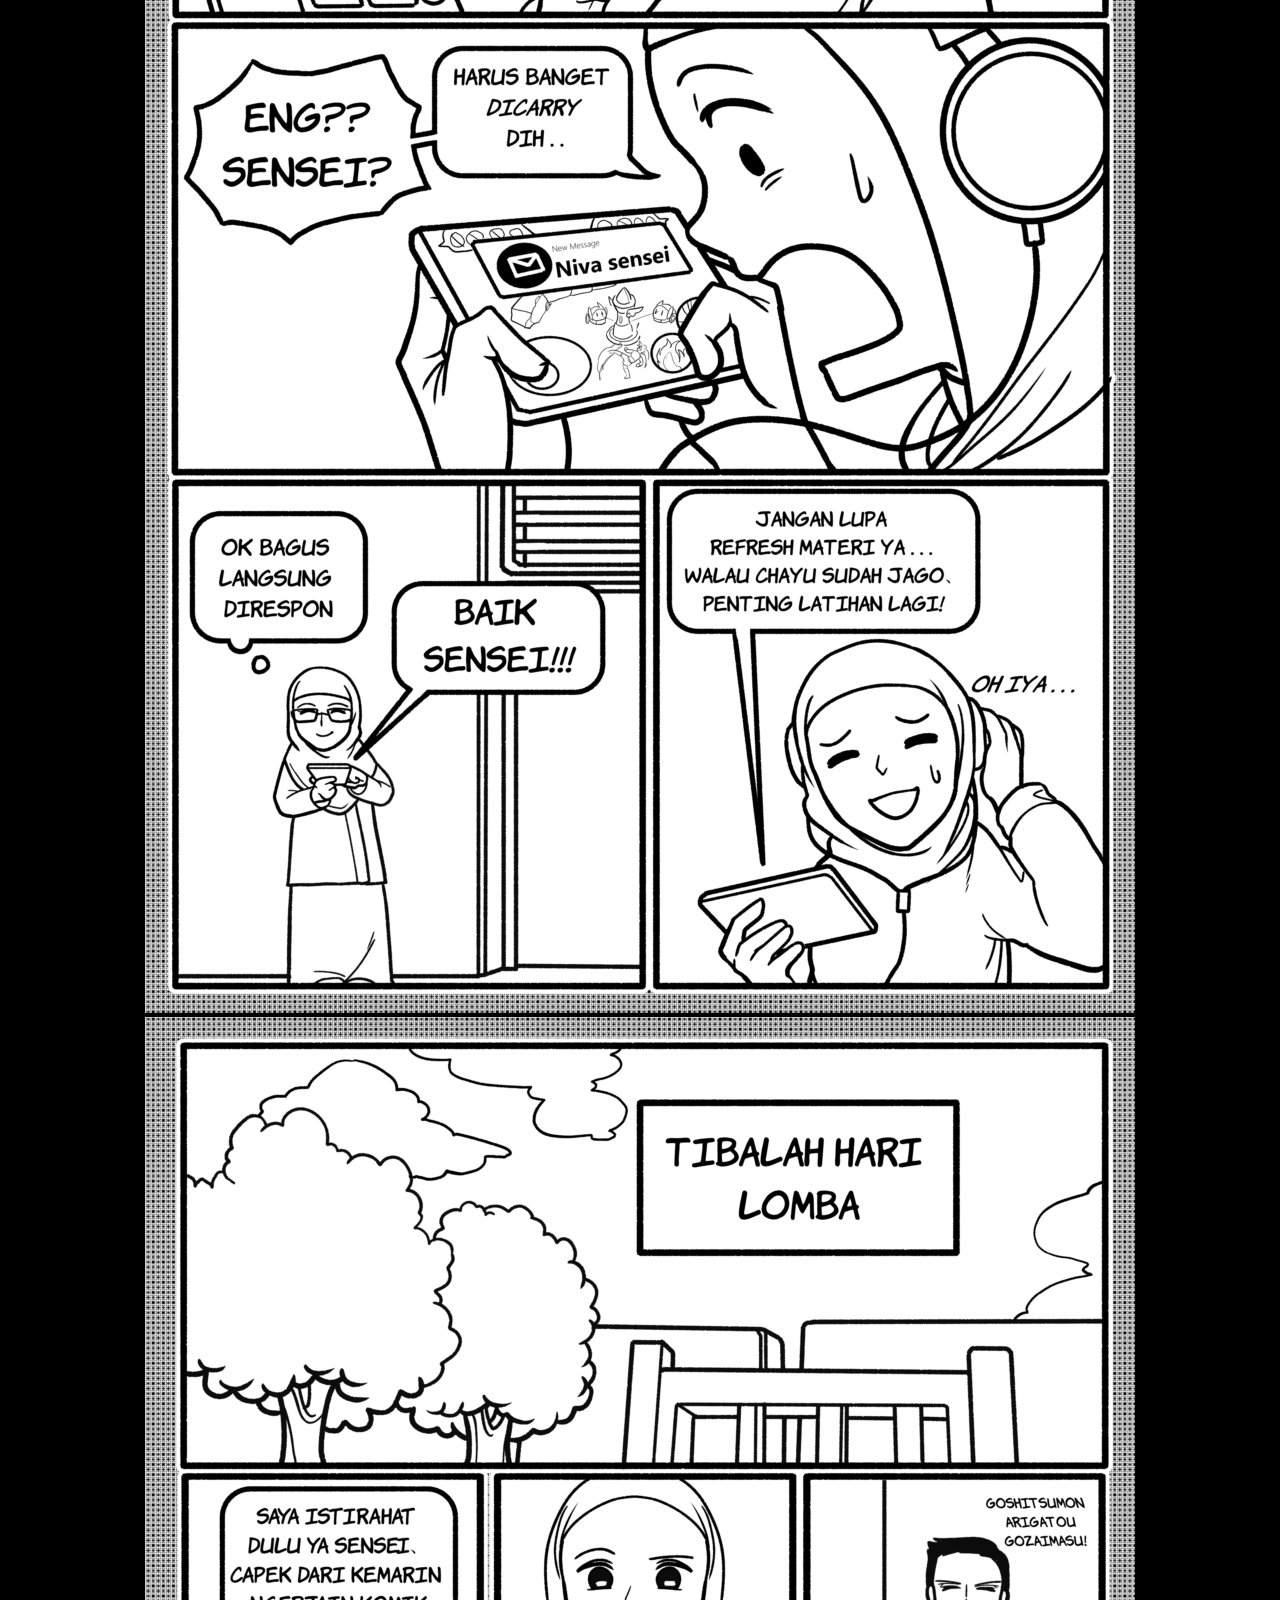
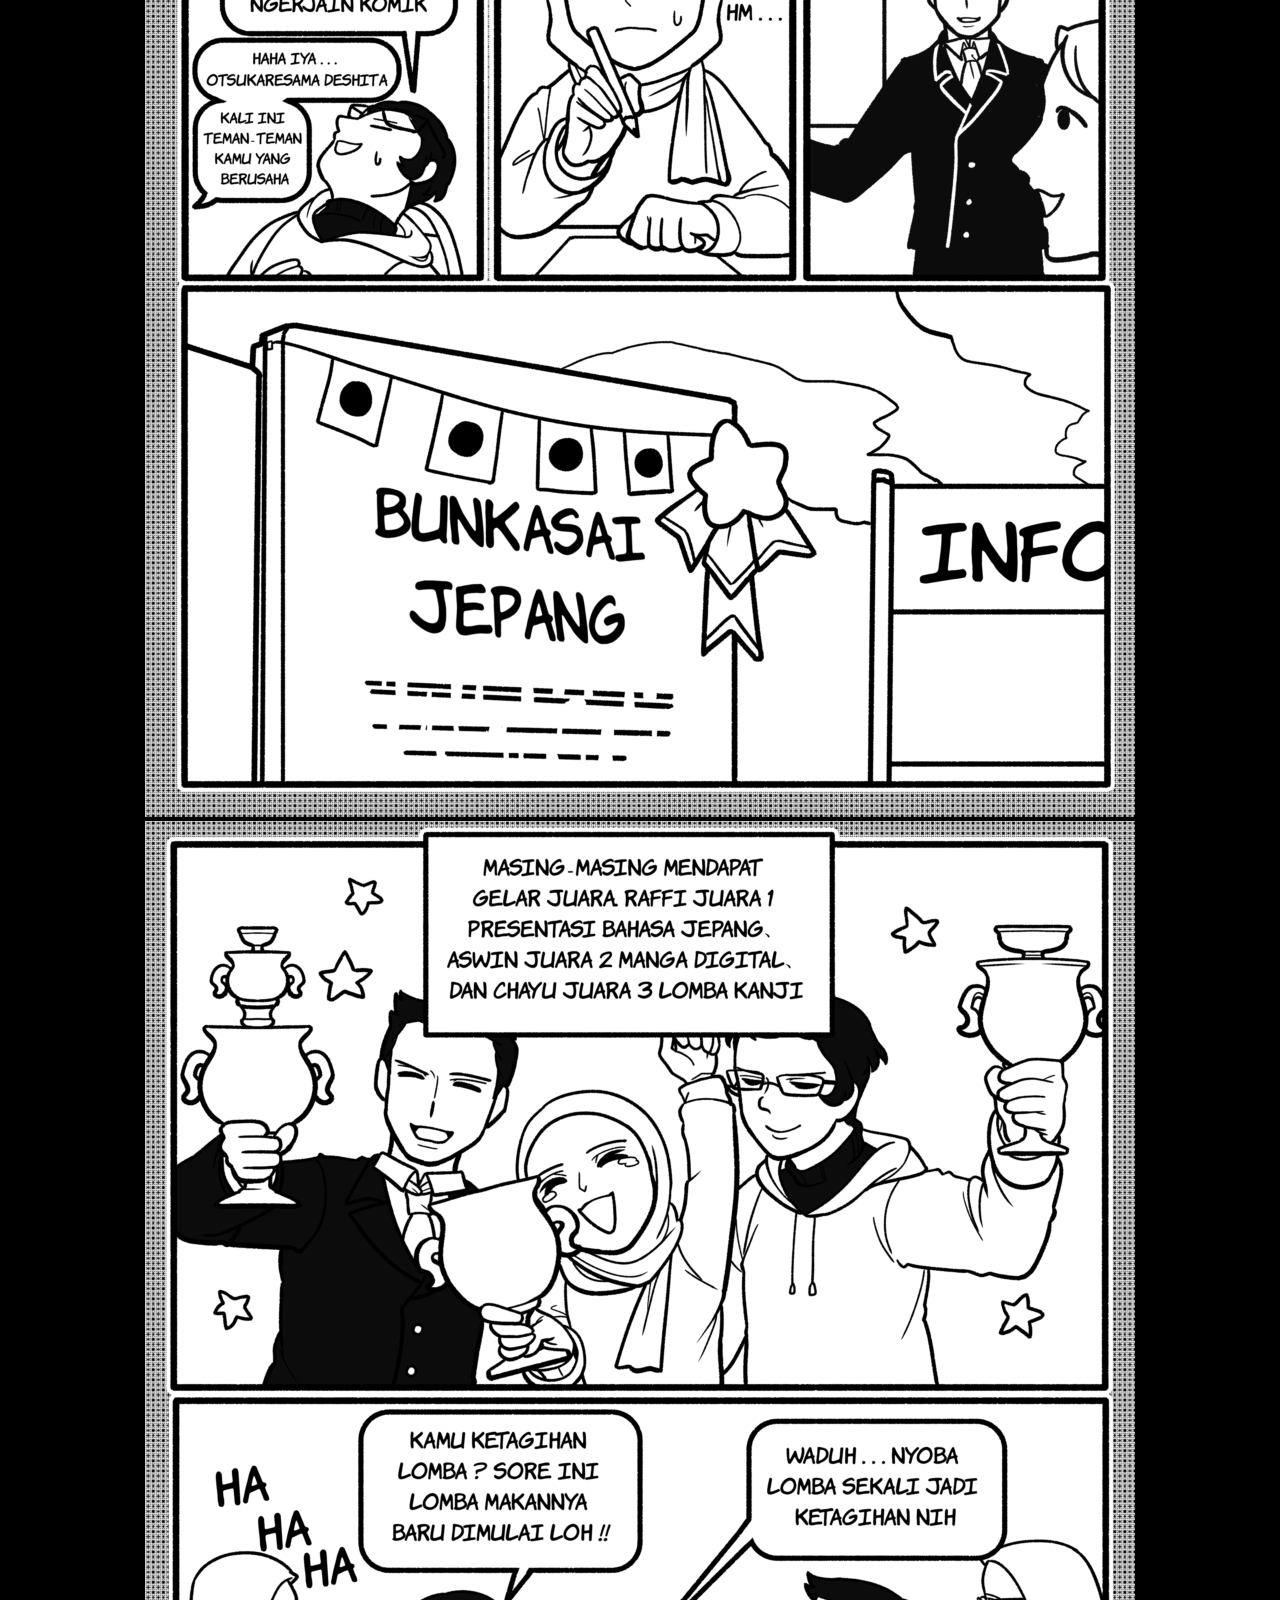
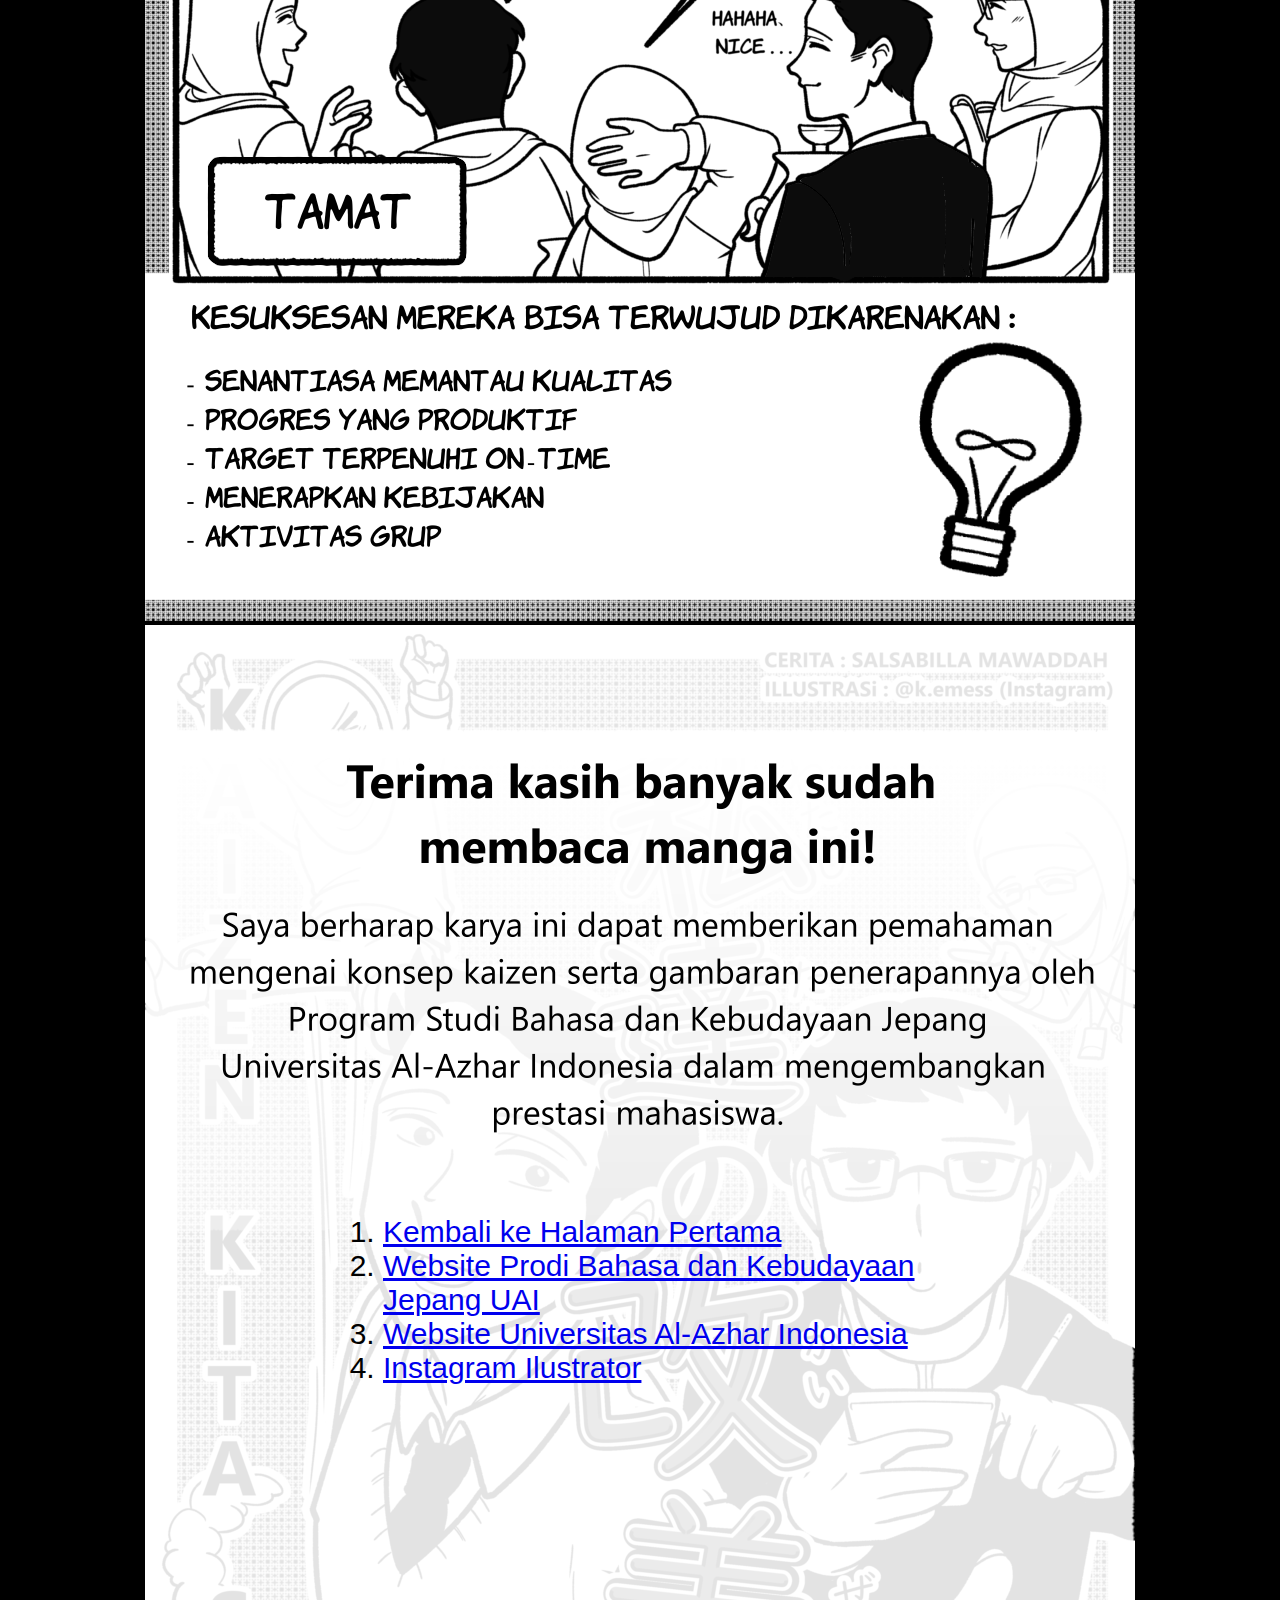
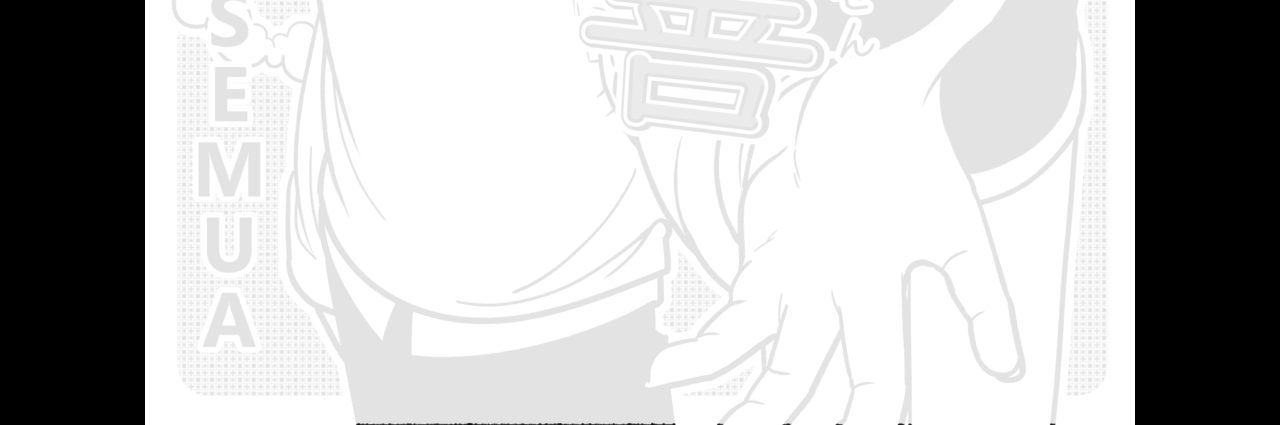
<file: index4.html>
<!DOCTYPE html>
<html>
<head>
    <meta charset="UTF-8">
    <title>Watashitachi no Kaizen</title>
    <link rel="stylesheet" href="css/style.css">
</head>
<body>
    <div class="wrapper4">
        <div id="halaman23">
            <img src="css/23.png">
        </div>
        <div id="halaman24">
            <img src="css/24.png">
        </div>
        <div id="halaman25">
            <img src="css/25.png">
        </div>
        <div id="halaman26">
            <img src="css/26.png">
        </div>
        <div id="halaman27">
            <img src="css/27.png">
        </div>
        <div id="penutup">
            <img src="css/penutup.png">
            <ol>
                <li><a href="index.html">Kembali ke Halaman Pertama</a></li>
                <li><a href="https://uai.ac.id/fib/jepang/">Website Prodi Bahasa dan Kebudayaan Jepang UAI</a></li>
                <li><a href="https://uai.ac.id">Website Universitas Al-Azhar Indonesia</a></li>
                <li><a href="https://www.instagram.com/k.emess/">Instagram Ilustrator</a></li>
            </ol>
        </div>
    </div>
</body>
</html>
</file>
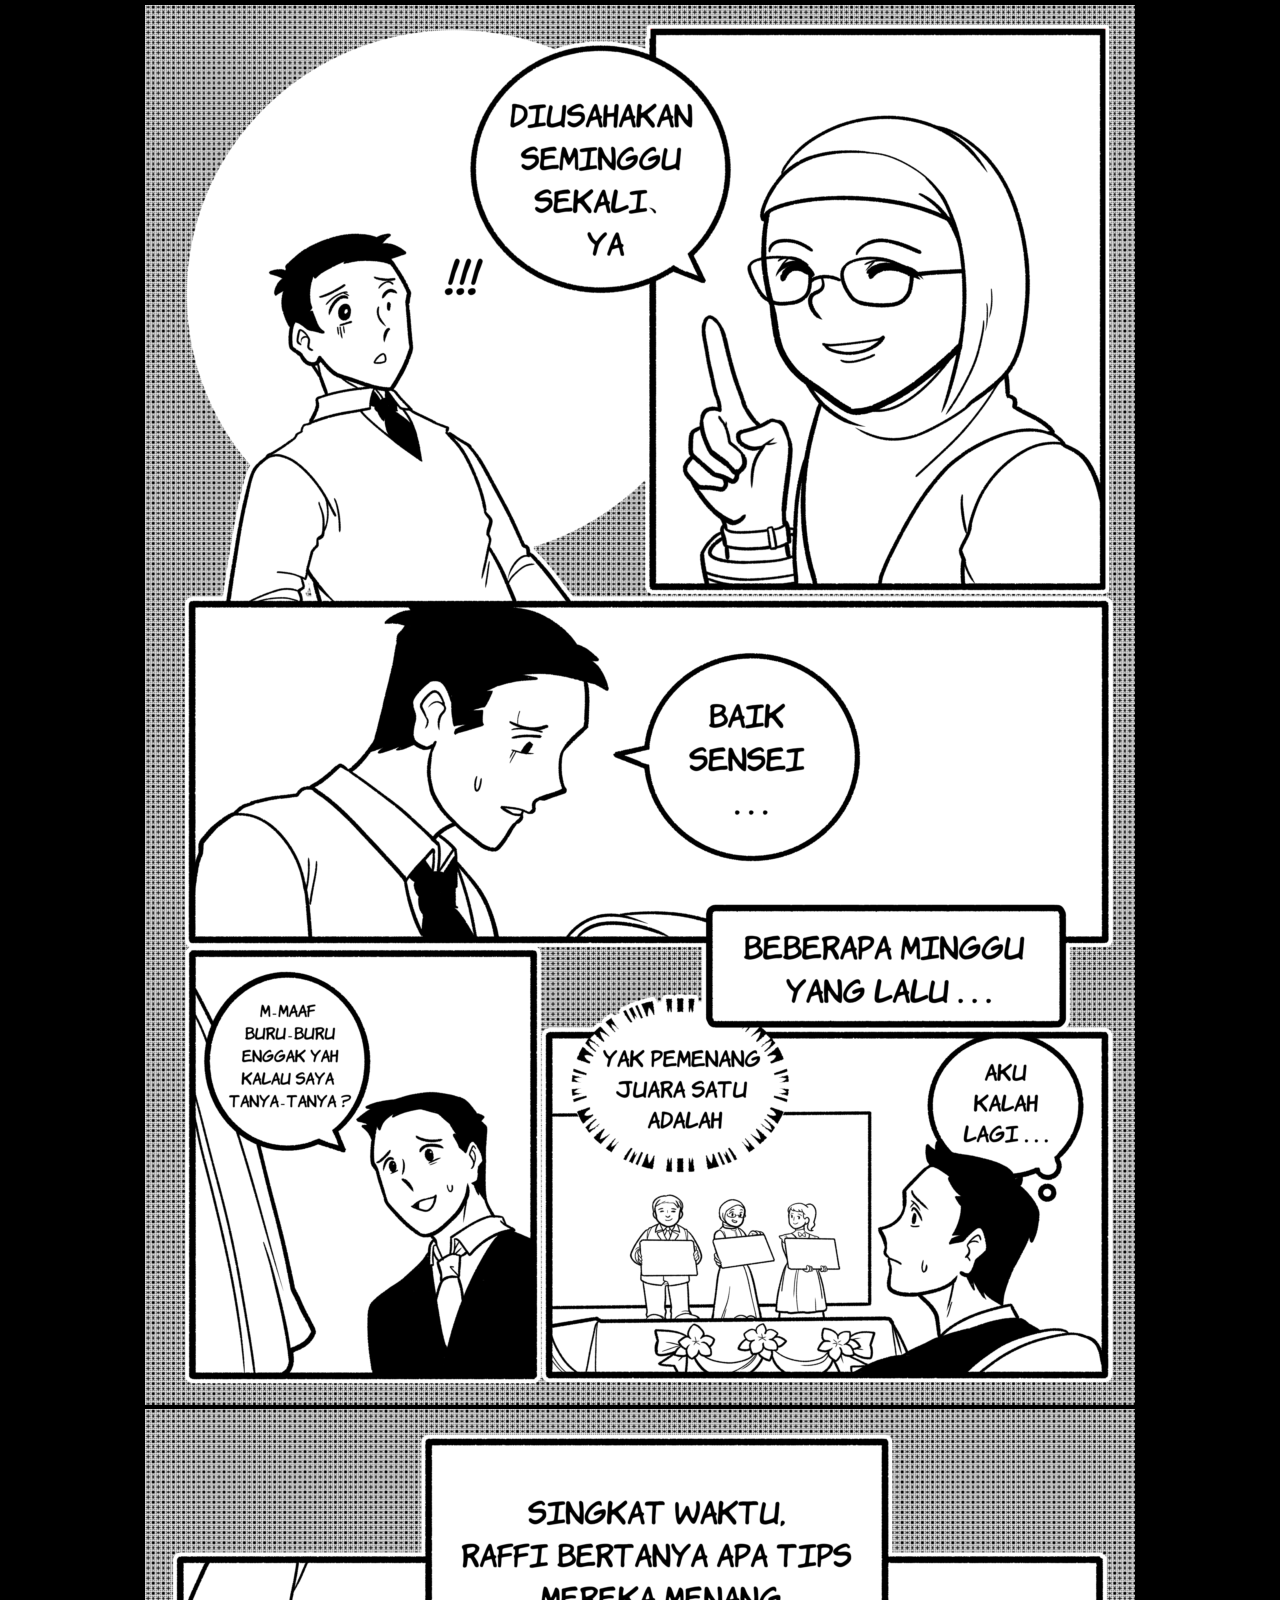
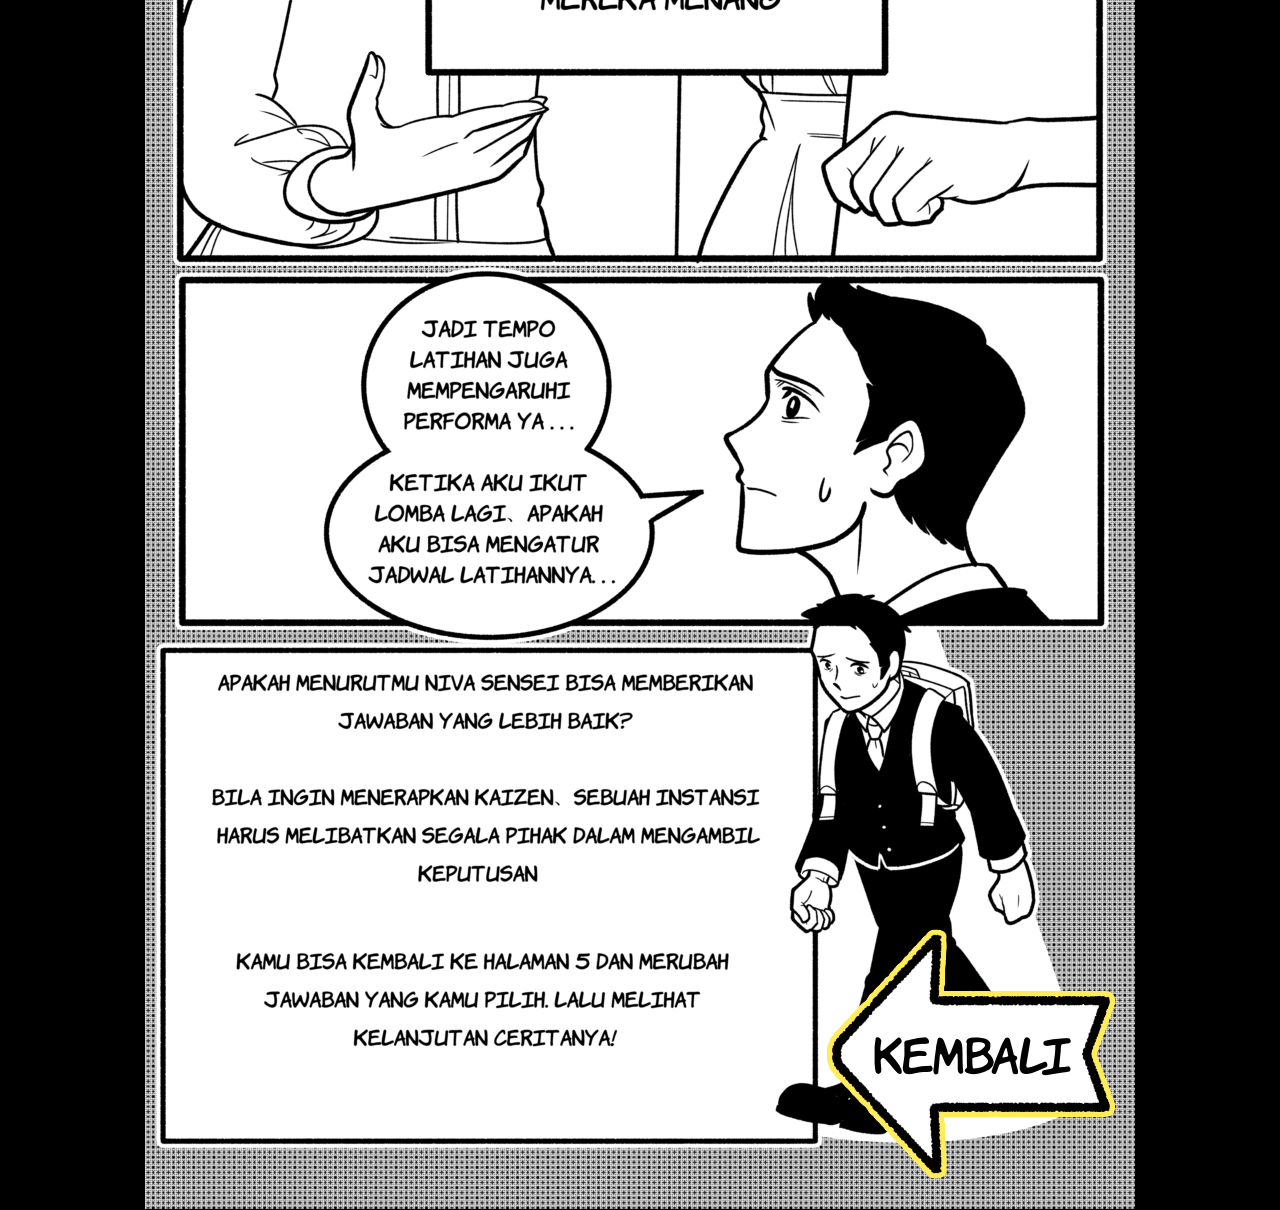
<file: indexfail.html>
<!DOCTYPE html>
<html>
<head>
    <meta charset="UTF-8">
    <title>Watashitachi no Kaizen</title>
    <link rel="stylesheet" href="css/style.css">
</head>
<body>
    <div class="wrapperindexfail">
        <div id="halaman6">
            <img src="css/6.png">
        </div>
        <div id="halaman7">
            <img src="css/7.png">
            <div id="kembali1">
                <a href="index.html#halaman5">
                    <img src="css/kembali.png">
                </a>
            </div>
        </div>
    </div>
</body>
</html>
</file>
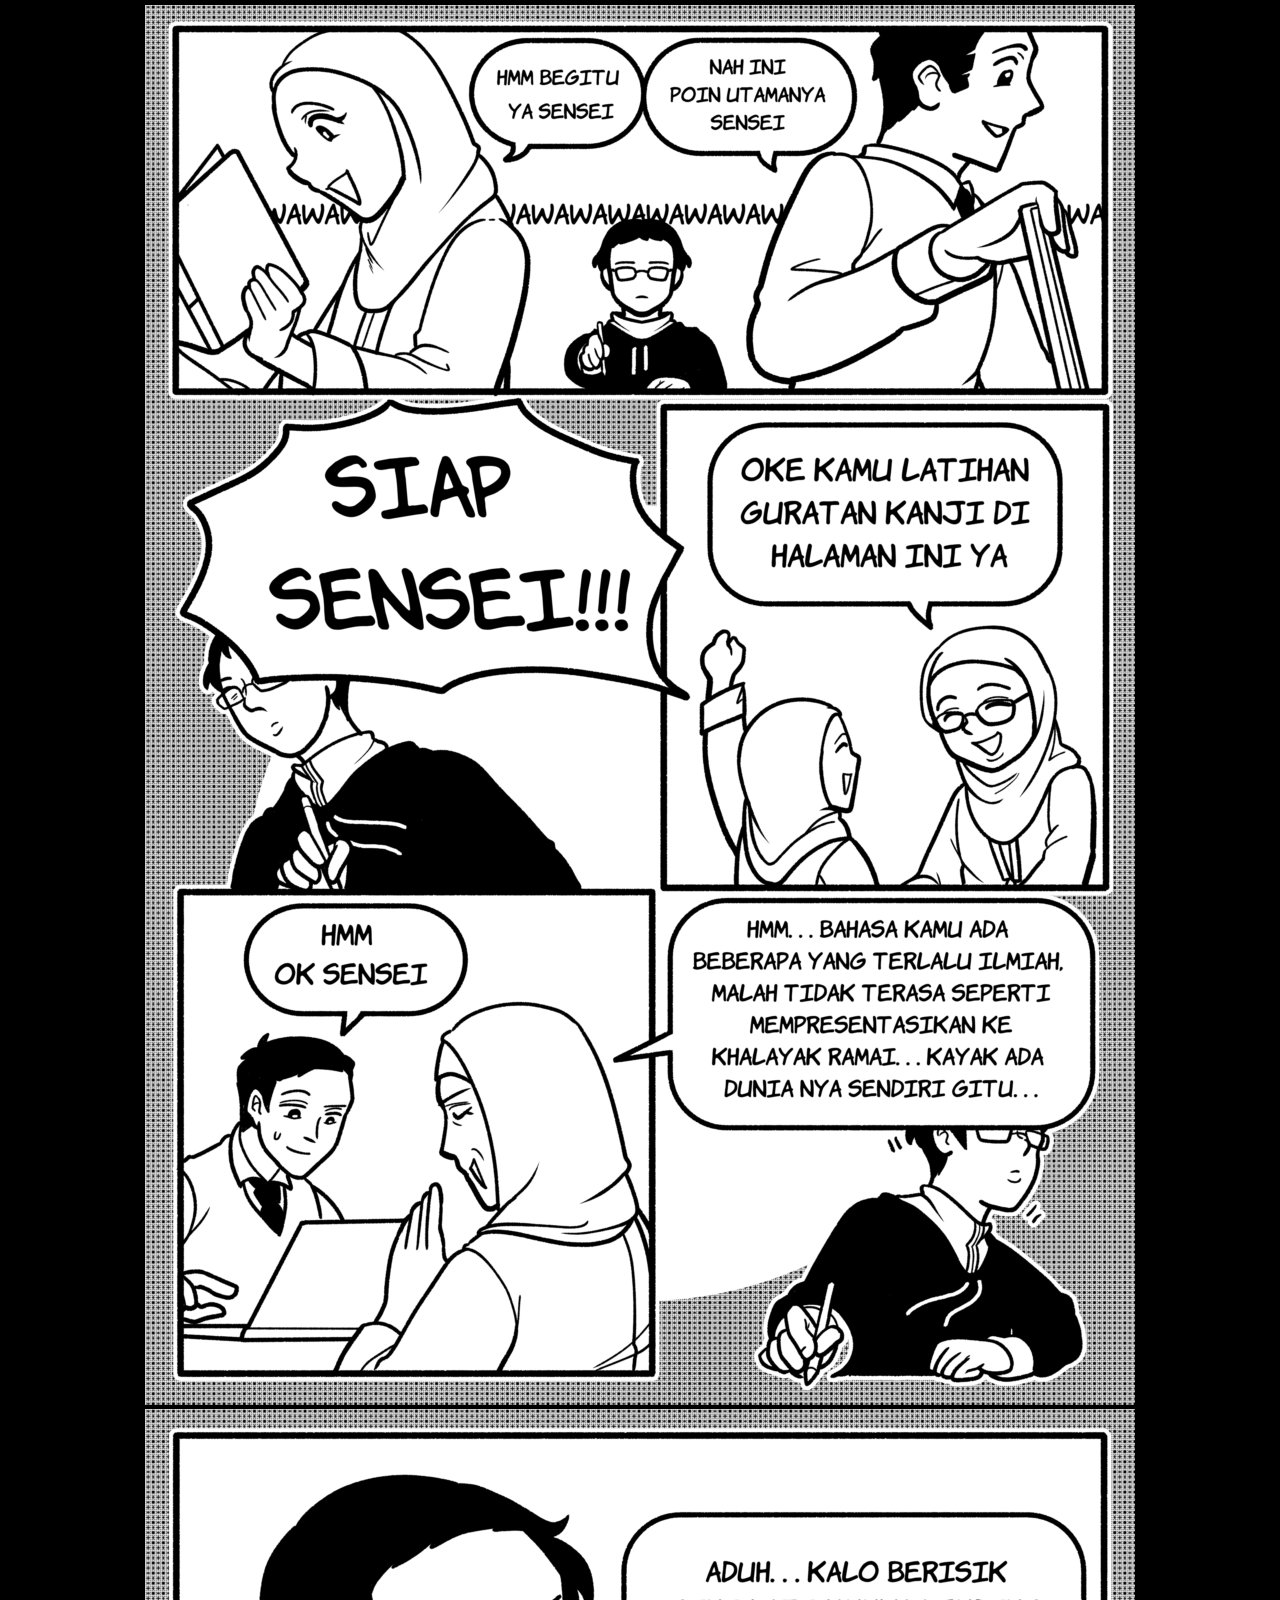
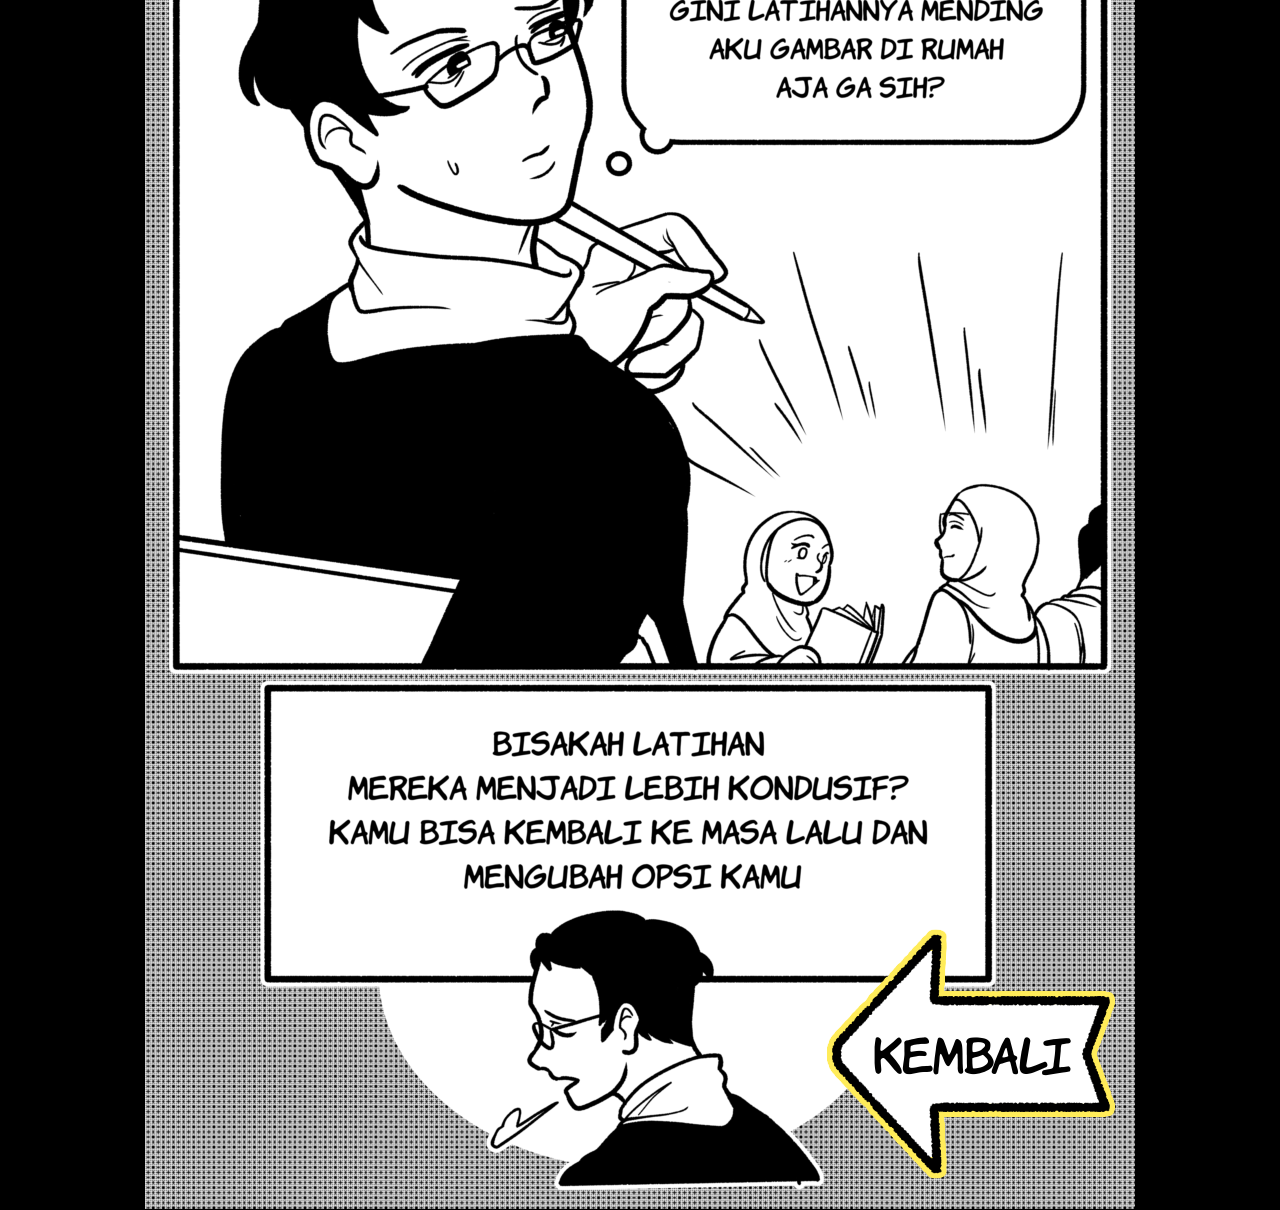
<file: indexfail2.html>
<!DOCTYPE html>
<html>
<head>
    <meta charset="UTF-8">
    <title>Watashitachi no Kaizen</title>
    <link rel="stylesheet" href="css/style.css">
</head>
<body>
    <div class="wrapperindexfail2">
        <div id="halaman13">
            <img src="css/13.png">
        </div>
        <div id="halaman14">
            <img src="css/14.png">
            <div id="kembali2">
                <a href="index2.html#halaman12">
                    <img src="css/kembali2.png">
                </a>
            </div>
        </div>
    </div>
</body>
</html>
</file>
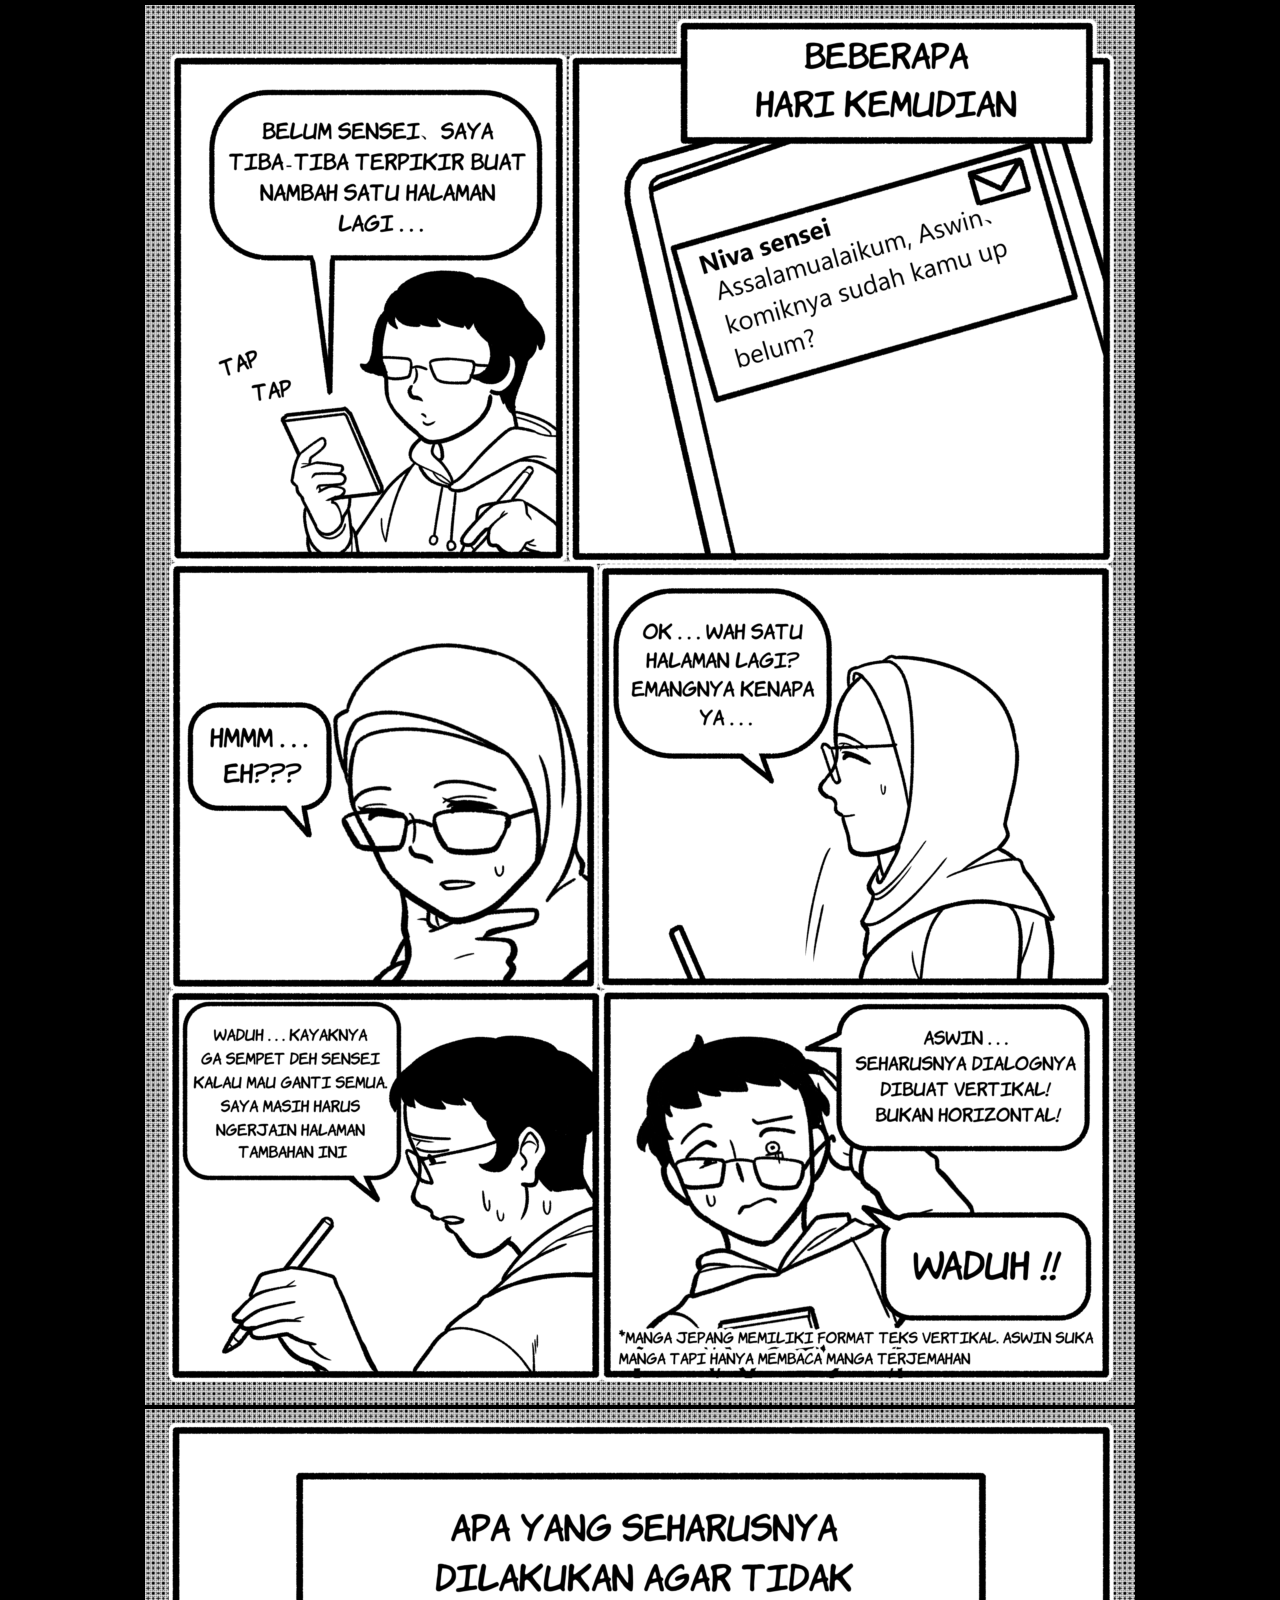
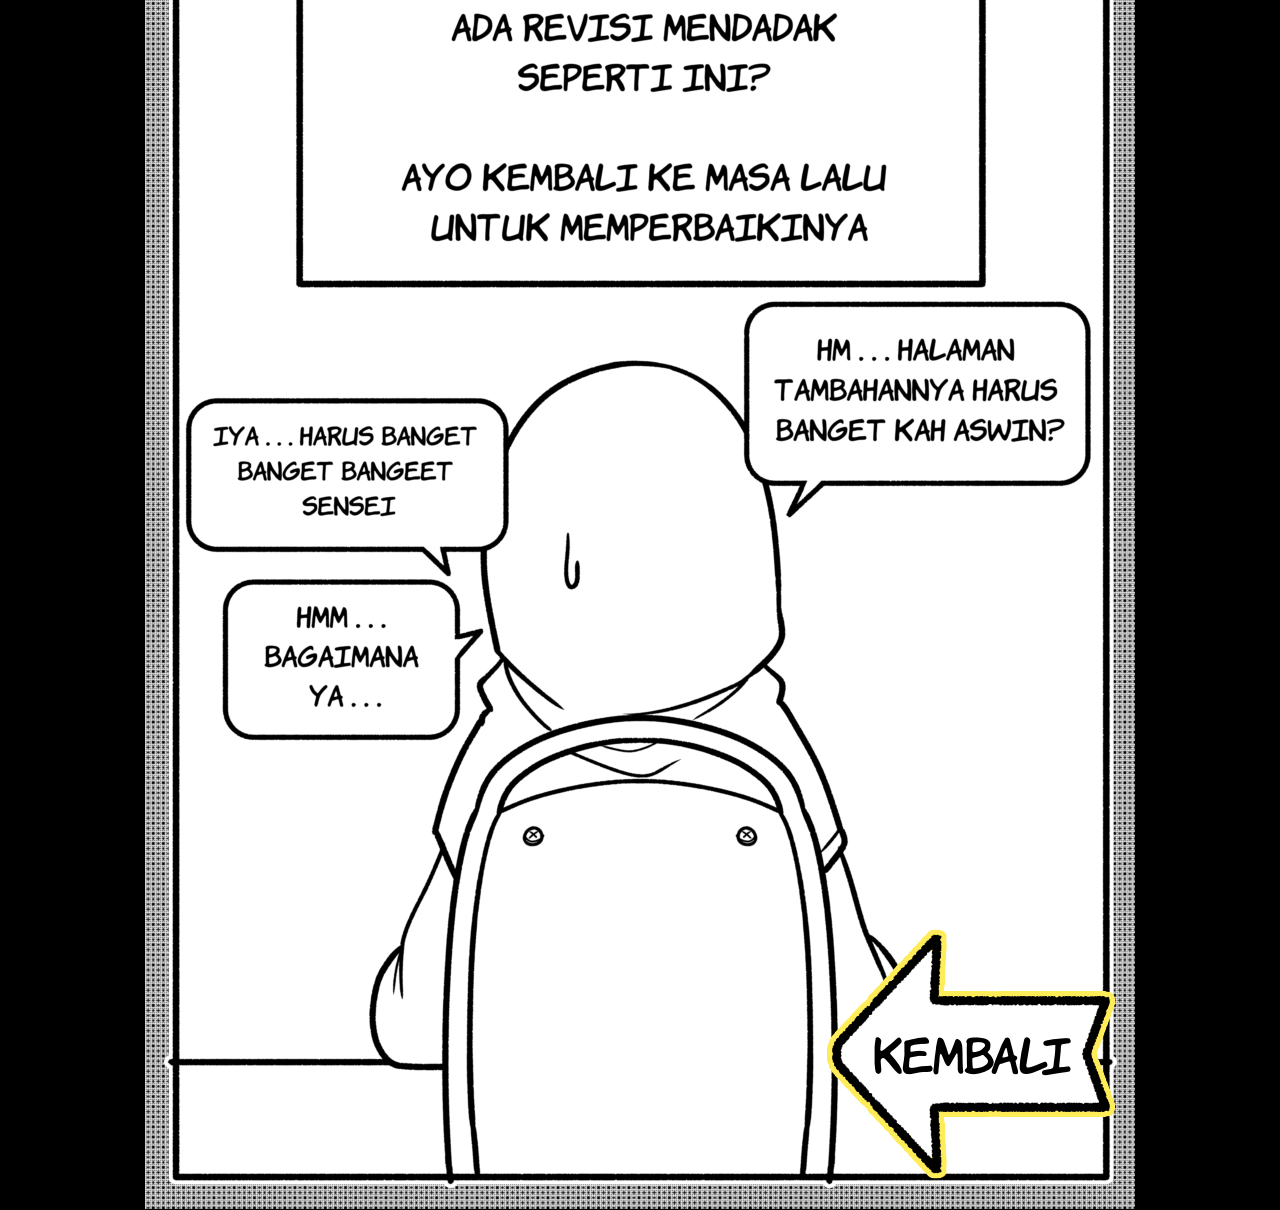
<file: indexfail3.html>
<!DOCTYPE html>
<html>
<head>
    <meta charset="UTF-8">
    <title>Watashitachi no Kaizen</title>
    <link rel="stylesheet" href="css/style.css">
</head>
<body>
    <div class="wrapperindexfail3">
        <div id="halaman21">
            <img src="css/21.png">
        </div>
        <div id="halaman22">
            <img src="css/22.png">
            <div id="kembali3">
                <a href="index3.html#halaman20">
                    <img src="css/kembali3.png">
                </a>
            </div>
        </div>
    </div>
</body>
</html>
</file>
<file: css/style.css>
body {
  margin: 0;
  background-color: black;
}

.wrapper {
    width: 990px;
    height: 9015px;
    border: 5px solid black;
    margin: 0 auto;
}

.wrapper2 {
    width: 990px;
    height: 7000px;
    border: 5px solid black;
    margin: 0 auto;
}

.wrapperindexfail {
    width: 990px;
    height: 2800px;
    border: 5px solid black;
    margin: 0 auto;
}

.wrapper4 {
    width: 990px;
    height: 8400px;
    border: 5px solid black;
    margin: 0 auto;
}

.wrapperindexfail {
    width: 990px;
    height: 2800px;
    border: 5px solid black;
    margin: 0 auto;
}

.wrapperindexfail2 {
    width: 990px;
    height: 2800px;
    border: 5px solid black;
    margin: 0 auto;
}

.wrapperindexfail3 {
    width: 990px;
    height: 2800px;
    border: 5px solid black;
    margin: 0 auto;
}

.cover {
    position: relative;
}

.cover2 {
    position: relative;
}

#halaman1 {
    position: relative;
}

#halaman2 {
    position: relative;
}

#halaman3 {
    position: relative;
}

#halaman4 {
    position: relative;
}

#halaman5 {
    position: relative;
}

#halaman5 {
    position: relative;
}

#halaman5 img {
    display: block;
}

#halaman5a {
    position: absolute;
    top: 50%;
    left: 7%;
    z-index: 3;
    transition: transform 0.25s ease, box-shadow 0.25s ease;
}

#halaman5a:hover {
    transform:translateY(-8px) scale(1.05);
}

#halaman5b {
    position: absolute;
    top: 55%;
    right: 7%;
    z-index: 3;
    transition: transform 0.25s ease, box-shadow 0.25s ease;
}

#halaman5b:hover {
    transform:translateY(-8px) scale(1.05);
}

#halaman6 {
    position: relative;
}

#halaman7 {
    position: relative;
}

#halaman7 img {
    display: block;
}

#kembali1 {
    position: absolute;
    top: 80%;
    right: 1%;
    z-index: 3;
    transition: transform 0.25s ease, box-shadow 0.25s ease;
}

#kembali1:hover {
    transform:translateY(-8px) scale(1.05);
}

#halaman8 {
    position: relative;
}

#halaman9 {
    position: relative;
}

#halaman10 {
    position: relative;
}

#halaman11 {
    position: relative;
}

#halaman12 {
    position: relative;
}

#halaman12 img {
    display: block;
}

#halaman12a {
    position: absolute;
    top: 72%;
    left: 2%;
    z-index: 3;
    transition: transform 0.25s ease, box-shadow 0.25s ease;
}

#halaman12a:hover {
    transform:translateY(-8px) scale(1.05);
}

#halaman12b {
    position: absolute;
    top: 72%;
    right: 2%;
    transition: transform 0.25s ease, box-shadow 0.25s ease;
}

#halaman12b:hover {
    transform:translateY(-8px) scale(1.05);
}

#halaman13 {
    position: relative;
}

#halaman14 {
    position: relative;
}

#halaman14 img {
    display: block;
}

#kembali2 {
    position: absolute;
    top: 80%;
    right: 1%;
    z-index: 5;
    transition: transform 0.25s ease, box-shadow 0.25s ease;
}

#kembali2:hover {
    transform:translateY(-8px) scale(1.05);
}

#halaman15 {
    position: relative;
}

#halaman16 {
    position: relative;
}

#halaman17 {
    position: relative;
}

#halaman18 {
    position: relative;
}

#halaman19 {
    position: relative;
}

#halaman20 {
    position: relative;
}

#halaman20 img {
    display: block;
}

#halaman20a {
    position: absolute;
    top: 75%;
    right: 4%;
    z-index: 3;
    transition: transform 0.25s ease, box-shadow 0.25s ease;
}

#halaman20a:hover {
    transform:translateY(-8px) scale(1.05);
}

#halaman20b {
    position: absolute;
    top: 75%;
    left: 4%;
    z-index: 3;
    transition: transform 0.25s ease, box-shadow 0.25s ease;
}

#halaman20b:hover {
    transform:translateY(-8px) scale(1.05);
}

#halaman21 {
    position: relative;
}

#halaman22 {
    position: relative;
}

#halaman22 img {
    display: block;
}

#kembali3 {
    position: absolute;
    top: 80%;
    right: 1%;
    z-index: 8;
    transition: transform 0.25s ease, box-shadow 0.25s ease;
}

#kembali3:hover {
    transform:translateY(-8px) scale(1.05);
}

#halaman23 {
    position: relative;
}

#halaman24 {
    position: relative;
}

#halaman25 {
    position: relative;
}

#halaman26 {
    position: relative;
}

#halaman27 {
    position: relative;
}

#penutup {
    position: relative;
}

#penutup img {
    display: block;
}

#penutup ol {
  position: absolute;
  top: 40%;
  right: 20%;
  left: 20%;
  z-index: 5;
  font-size: 30px;
  font-family: 'Lucida Sans', 'Lucida Sans Regular', 'Lucida Grande', 'Lucida Sans Unicode', Geneva, Verdana, sans-serif;
}
</file>
